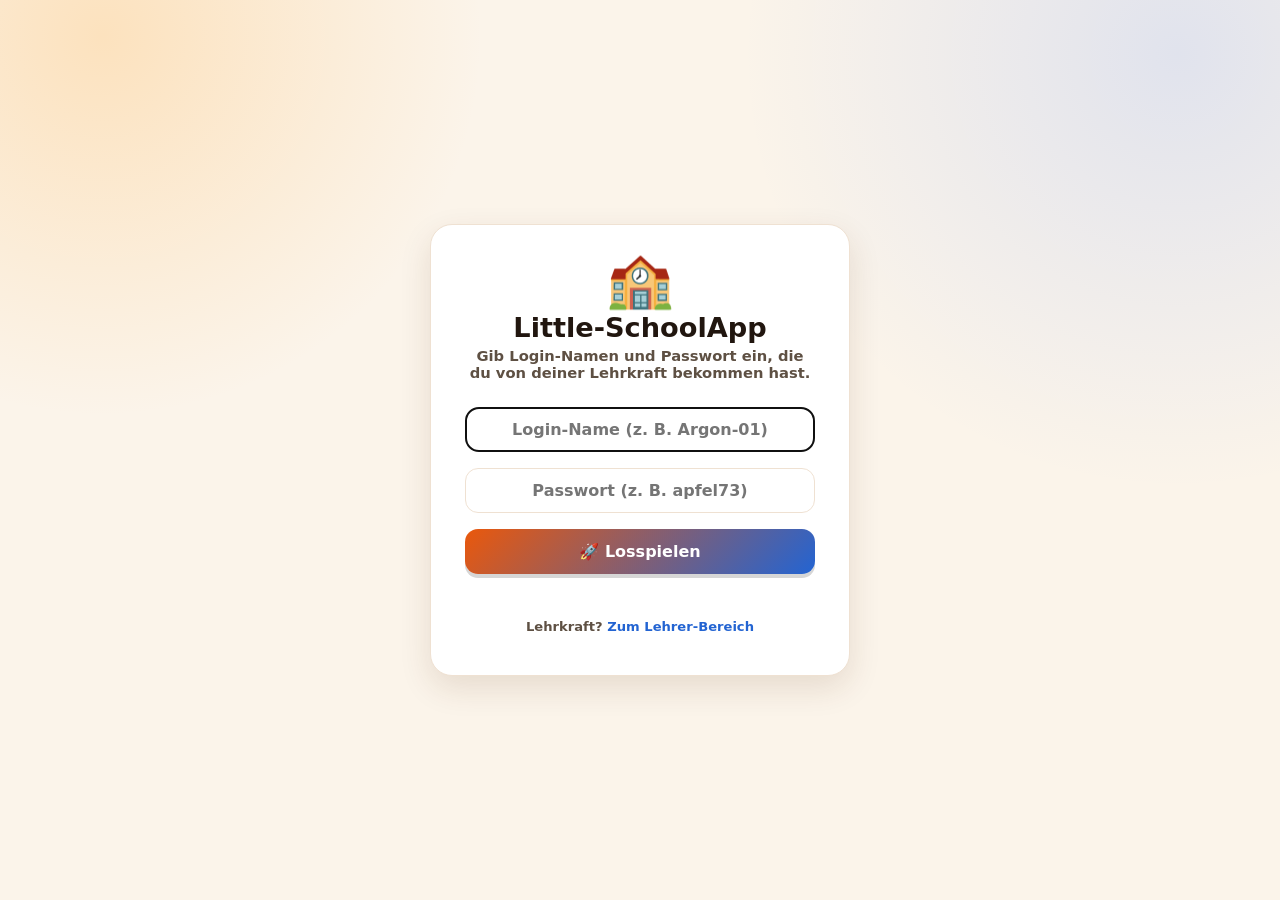
<file: index.html>
<!doctype html>
<html lang="de">
<head>
  <meta charset="utf-8">
  <meta name="viewport" content="width=device-width,initial-scale=1">
  <title>Little-SchoolApp · Anmelden</title>
  <style>
    :root{--ink:#21160f;--muted:#5e5043;--line:#efe1d2;--bg:#fbf4ea;--orange:#ea580c;--blue:#2364d2;--red:#d94848}
    *{box-sizing:border-box}
    body{margin:0;min-height:100vh;font-family:system-ui,-apple-system,Segoe UI,sans-serif;color:var(--ink);
      display:flex;flex-direction:column;align-items:center;justify-content:center;padding:24px;
      background:radial-gradient(circle at 8% 4%,rgba(255,184,88,.30),transparent 26%),radial-gradient(circle at 92% 6%,rgba(74,130,255,.15),transparent 30%),var(--bg)}
    .card{background:#fff;border:1px solid var(--line);border-radius:22px;box-shadow:0 12px 32px rgba(80,43,12,.12);
      padding:28px clamp(20px,5vw,34px);max-width:420px;width:100%;text-align:center}
    .big{font-size:3.4rem;line-height:1}
    h1{margin:.3rem 0 .2rem;font-size:clamp(1.3rem,4vw,1.7rem);font-weight:800}
    p.sub{margin:0 0 18px;color:var(--muted);font-weight:600;font-size:.92rem}
    input{font:inherit;font-weight:600;width:100%;text-align:center;border:1px solid var(--line);border-radius:13px;
      padding:12px 13px;background:#fff;color:var(--ink);margin:8px 0}
    button{font:inherit;font-weight:800;border:0;border-radius:13px;cursor:pointer;width:100%;padding:13px 15px;margin-top:8px;color:#fff;
      background:linear-gradient(135deg,var(--orange),var(--blue));box-shadow:0 4px 0 rgba(0,0,0,.16);transition:transform .08s,box-shadow .08s,filter .15s}
    button:hover{filter:brightness(1.05)}
    button:active{transform:translateY(3px);box-shadow:0 1px 0 rgba(0,0,0,.16)}
    button:disabled{opacity:.6;cursor:default}
    .err{color:var(--red);font-weight:700;font-size:.9rem;min-height:1.2em;margin:10px 0 0}
    .foot{margin-top:18px;color:var(--muted);font-weight:600;font-size:.82rem}
    .foot a{color:var(--blue);text-decoration:none}
  </style>
</head>
<body>
  <div class="card">
    <div class="big">🏫</div>
    <h1>Little-SchoolApp</h1>
    <p class="sub">Gib <b>Login-Namen</b> und <b>Passwort</b> ein, die du von deiner Lehrkraft bekommen hast.</p>
    <input id="name" placeholder="Login-Name (z. B. Argon-01)" autocomplete="off" autocapitalize="off">
    <input id="pw" placeholder="Passwort (z. B. apfel73)" autocomplete="off" autocapitalize="none" autocorrect="off" spellcheck="false">
    <button id="go">🚀 Losspielen</button>
    <div id="err" class="err"></div>
    <p class="foot">Lehrkraft? <a href="/lehrer.html">Zum Lehrer-Bereich</a></p>
  </div>

  <script>
  const IDENT='schoolapp-ident-v1';
  const $=s=>document.querySelector(s);
  const err=$('#err');

  function getIdent(){try{return JSON.parse(localStorage.getItem(IDENT)||'null')}catch(e){return null}}

  // Schüler-Login: nur Login-Name + Passwort. Der Server findet die Klasse
  // (und das zugewiesene Spiel) über das eindeutige Name+Passwort-Paar.
  async function submit(){
    const name=$('#name').value.trim(), pw=$('#pw').value.trim();
    if(!name||!pw){err.textContent='Bitte Login-Namen und Passwort eingeben.';return}
    err.textContent='Prüfe …';$('#go').disabled=true;
    let res,data={};
    try{
      res=await fetch('/api/progress?name='+encodeURIComponent(name)+'&pw='+encodeURIComponent(pw));
      try{data=await res.json()}catch(e){}
    }catch(e){err.textContent='Keine Verbindung. Bitte erneut versuchen.';$('#go').disabled=false;return}
    if(res.status===403){
      err.textContent='Login-Name oder Passwort falsch. Bitte die Angaben von deiner Lehrkraft verwenden.';
      $('#go').disabled=false;return;
    }
    if(!res.ok){err.textContent='Anmeldung fehlgeschlagen ('+(res.status||'Netzwerk')+').';$('#go').disabled=false;return}
    const game=data.game, code=data.code;
    if(!game||!code){err.textContent='Dieser Klasse ist noch kein Spiel zugewiesen. Bitte bei deiner Lehrkraft melden.';$('#go').disabled=false;return}
    // Login fürs Spiel hinterlegen (gleiche Origin → in /games/<game>/ gültig).
    localStorage.setItem(IDENT,JSON.stringify({code,name,game,pw}));
    location.href='/games/'+encodeURIComponent(game)+'/';
  }

  function bindForm(){
    $('#go').onclick=submit;
    ['#name','#pw'].forEach(s=>$(s).addEventListener('keydown',e=>{if(e.key==='Enter')submit()}));
    setTimeout(()=>{try{$('#name').focus()}catch(e){}},50);
  }

  // Bereits angemeldet? Spiel der Klasse serverseitig prüfen (kann neu zugewiesen
  // worden sein) und direkt weiterleiten – sonst das Login-Formular zeigen.
  (async function(){
    // Direkt-Login per QR-Code (?n=…&p=…): Felder vorausfüllen und automatisch
    // anmelden. Danach die Parameter wieder aus der URL entfernen, damit das
    // Passwort nicht in der Browser-Historie liegen bleibt.
    const qp=new URLSearchParams(location.search);
    const qn=qp.get('n'), qp_=qp.get('p');
    if(qn&&qp_){
      try{history.replaceState({},'',location.pathname);}catch(e){}
      bindForm();
      $('#name').value=qn; $('#pw').value=qp_;
      submit();return;
    }
    const id=getIdent();
    if(id&&id.code&&id.name){
      try{
        const r=await fetch('/api/progress?code='+encodeURIComponent(id.code)+'&name='+encodeURIComponent(id.name)+'&pw='+encodeURIComponent(id.pw||''));
        const d=await r.json().catch(()=>({}));
        if(r.ok&&d.game){
          localStorage.setItem(IDENT,JSON.stringify({code:id.code,name:id.name,game:d.game,pw:id.pw||''}));
          location.href='/games/'+encodeURIComponent(d.game)+'/';return;
        }
        localStorage.removeItem(IDENT); // Klasse/Name/Passwort nicht mehr gültig
      }catch(e){/* offline → Login-Formular anzeigen */}
    }
    bindForm();
  })();
  </script>
</body>
</html>
</file>
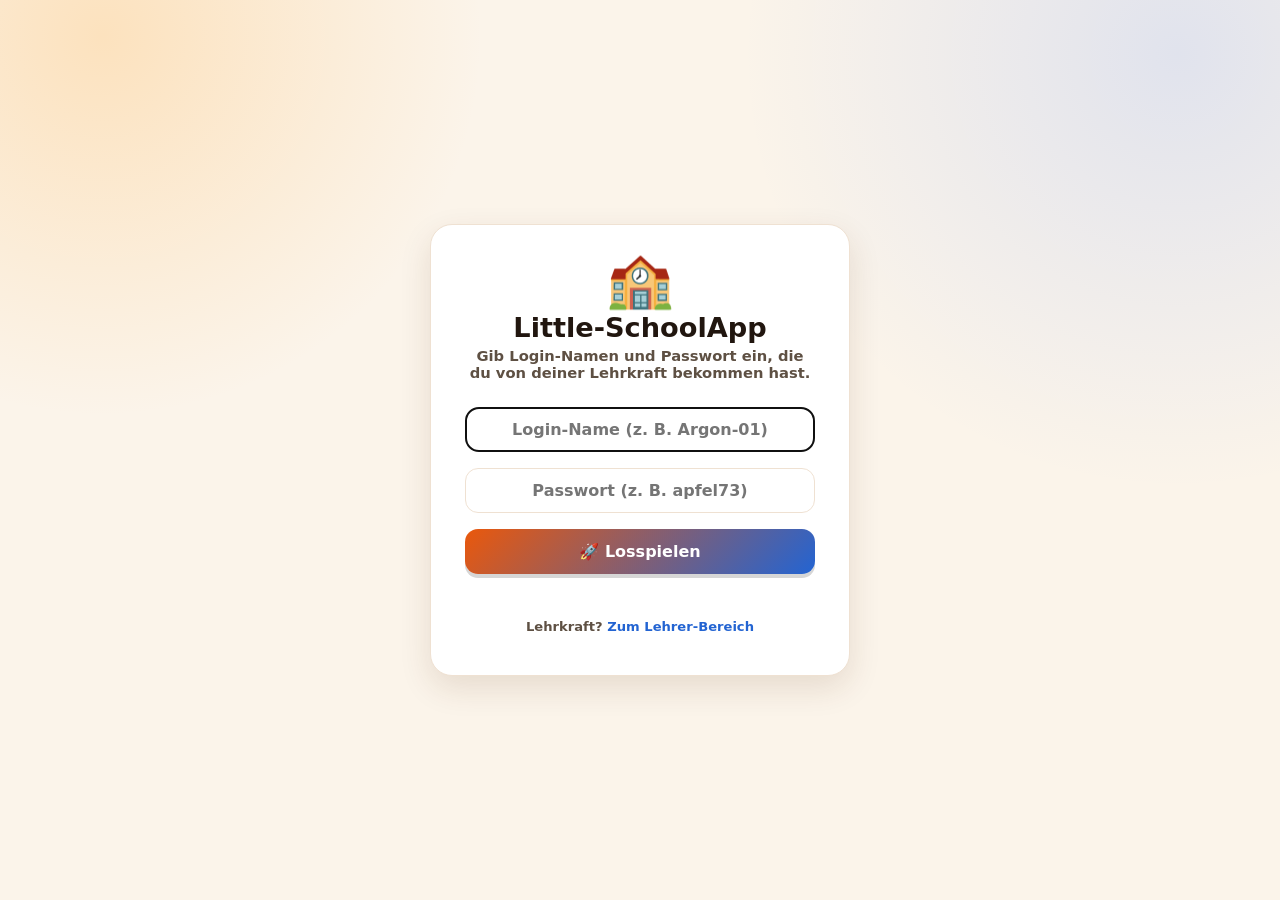
<file: games/algorithmen7/index.html>
<!doctype html>
<html lang="de">
<head>
  <meta charset="utf-8" />
  <meta name="viewport" content="width=device-width, initial-scale=1" />
  <title>Little Algorithmen 7 – Rette Roboter Algo</title>
  <meta name="description" content="Ein Lernspiel mit 20 Missionen zu Algorithmen und Flussdiagrammen für Klasse 7." />
  <link rel="stylesheet" href="style.css?v=1" />
  <link rel="stylesheet" href="repair.css?v=1" />
  <!-- Portal-Anbindung (Login-Gate + Cloud-Sync) muss VOR dem Spiel laden. -->
  <script src="portal.js?v=1"></script>
</head>
<body>
  <div class="app-shell">
    <header class="hero">
      <div class="robot repair-preview" aria-hidden="true">
        <svg viewBox="0 0 160 160" role="img">
          <rect x="38" y="46" width="84" height="76" rx="18" class="bot-head" />
          <rect x="55" y="119" width="50" height="18" rx="8" class="bot-neck" />
          <circle cx="64" cy="80" r="9" class="bot-eye" />
          <circle cx="96" cy="80" r="9" class="bot-eye" />
          <path d="M62 101 Q80 113 98 101" class="bot-mouth" />
          <path d="M80 45 V25" class="bot-line" />
          <circle cx="80" cy="21" r="8" class="bot-dot" />
          <path d="M38 76 H24 M122 76 H136" class="bot-line" />
          <circle cx="22" cy="76" r="6" class="bot-dot" />
          <circle cx="138" cy="76" r="6" class="bot-dot" />
        </svg>
      </div>
      <div>
        <p class="eyebrow">Little Algorithmen 7</p>
        <h1>Rette Roboter Algo</h1>
        <p class="subtitle">Übe Symbole, Sequenz, Selektion, Iteration und Flussdiagramme für den Test.</p>
        <p class="hero-story"><strong>Notfallmeldung:</strong> Algo ist in seine Einzelteile zerlegt. Mit jeder richtigen Mission wird ein Bauteil repariert. Erst wenn er vollständig zusammengesetzt ist, kann er den Boss-Test bestehen.</p>
        <div class="chips" aria-label="Themen">
          <span>Sequenz</span>
          <span>Selektion</span>
          <span>Iteration</span>
          <span>Klasse 7 · M-Niveau</span>
        </div>
      </div>
    </header>

    <section class="repair-bay" aria-label="Reparaturfortschritt von Roboter Algo">
      <div class="repair-stage" id="repairRobot" aria-hidden="true"></div>
      <div class="repair-info">
        <p class="eyebrow">Reparaturstation</p>
        <h2>Setze Algo wieder zusammen</h2>
        <p id="repairText">Algo ist noch defekt. Starte Mission 1 und repariere das erste Bauteil.</p>
        <div class="repair-meter" aria-hidden="true">
          <div id="repairMeterFill"></div>
        </div>
        <p class="repair-count" id="repairCount">Repariert: 0 von 20 Bauteilen</p>
      </div>
    </section>

    <section class="status-card" aria-label="Spielstand">
      <div>
        <span class="small-label">Mission</span>
        <strong id="missionCounter">1 von 20</strong>
      </div>
      <div id="progressWrap" class="progress-wrap" role="progressbar" aria-label="Reparaturfortschritt" aria-valuemin="0" aria-valuemax="20" aria-valuenow="0">
        <div id="progressBar" class="progress-bar"></div>
      </div>
      <div>
        <span class="small-label">Energie</span>
        <strong id="scoreCounter">0</strong>
      </div>
    </section>

    <main id="game" class="game-card" tabindex="-1"></main>

    <footer class="footer-actions">
      <button id="resetButton" class="ghost-button" type="button">Neu starten</button>
      <span>GitHub-Pages-Spiel für den Informatikunterricht</span>
    </footer>
  </div>

  <template id="confettiTemplate">
    <span class="spark s1">✦</span>
    <span class="spark s2">✶</span>
    <span class="spark s3">✹</span>
    <span class="spark s4">✦</span>
    <span class="spark s5">✶</span>
    <span class="spark s6">✦</span>
    <span class="spark s7">✹</span>
    <span class="spark s8">✦</span>
  </template>

  <script src="script.js?v=1"></script>
  <script src="mission4-fix.js?v=1"></script>
  <script src="repair.js?v=1"></script>
</body>
</html>
</file>
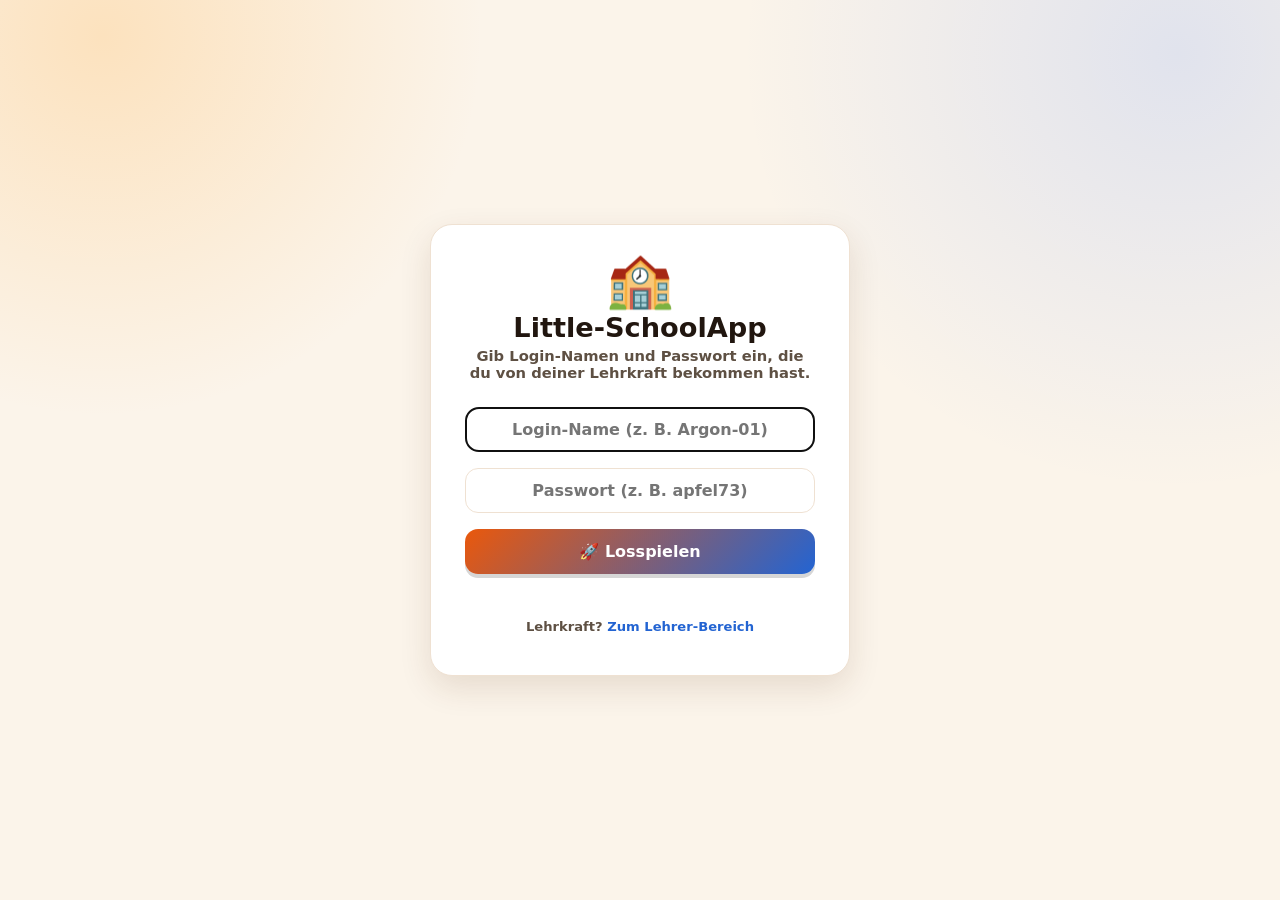
<file: games/biologie8/index.html>
<!DOCTYPE html>
<html lang="de">
<head>
<meta charset="UTF-8">
<meta name="viewport" content="width=device-width,initial-scale=1.0">
<title>Bio-Alchemie – Klasse 8</title>
<link rel="stylesheet" href="style.css?v=2">
<link rel="stylesheet" href="sticky-play.css?v=2">
<link rel="stylesheet" href="coins.css?v=1">
<link rel="stylesheet" href="mini-game.css?v=2">
<link rel="stylesheet" href="tabs.css?v=2">
<link rel="stylesheet" href="mission.css?v=2">
<link rel="stylesheet" href="galaxy-game.css?v=2">
</head>
<body>
<header class="topbar">
  <div><h1>🧬 Bio-Alchemie</h1><p>Klasse 8 · Baustein → Struktur → System → Funktion</p></div>
  <div class="stats"><strong id="counter">0 / 0</strong><span id="badge">Starter</span></div>
</header>
<main>
  <section class="play">
    <div class="combo">
      <div class="slot" id="a">❔<span>1. Begriff</span></div><b>+</b>
      <div class="slot" id="b">❔<span>2. Begriff</span></div><b>=</b>
      <div class="slot result" id="r">✨<span>Ergebnis</span></div>
    </div>
    <div id="msg" class="msg">Tippe zwei Begriffe an. Wenn sie fachlich zusammenpassen, entsteht ein neuer Biologie-Begriff.</div>
    <div class="controls"><input id="search" placeholder="Begriff suchen …"><button id="hint">💡 Tipp</button><button id="reset">🔄 Neustart</button></div>
  </section>
  <section class="mission-panel">
    <h2>🎯 Missionen</h2>
    <div id="missionList" class="mission-list"></div>
  </section>
  <section id="grid" class="grid"></section>
</main>
<div id="pop" class="pop"><div class="popcard"><button id="close">×</button><div id="pe">🧬</div><h2 id="pt">Neu</h2><p id="pf"></p><p id="px"></p></div></div>
<footer>Bio-Alchemie · Lernen durch fachliche Zusammenhänge</footer>
<script src="portal.js?v=4"></script>
<script src="script2.js?v=2"></script>
<script src="mission-upgrade.js?v=1"></script>
<script src="coins.js?v=2"></script>
<script src="mini-game.js?v=2"></script>
<script src="galaxy-game.js?v=1"></script>
</body>
</html>
</file>
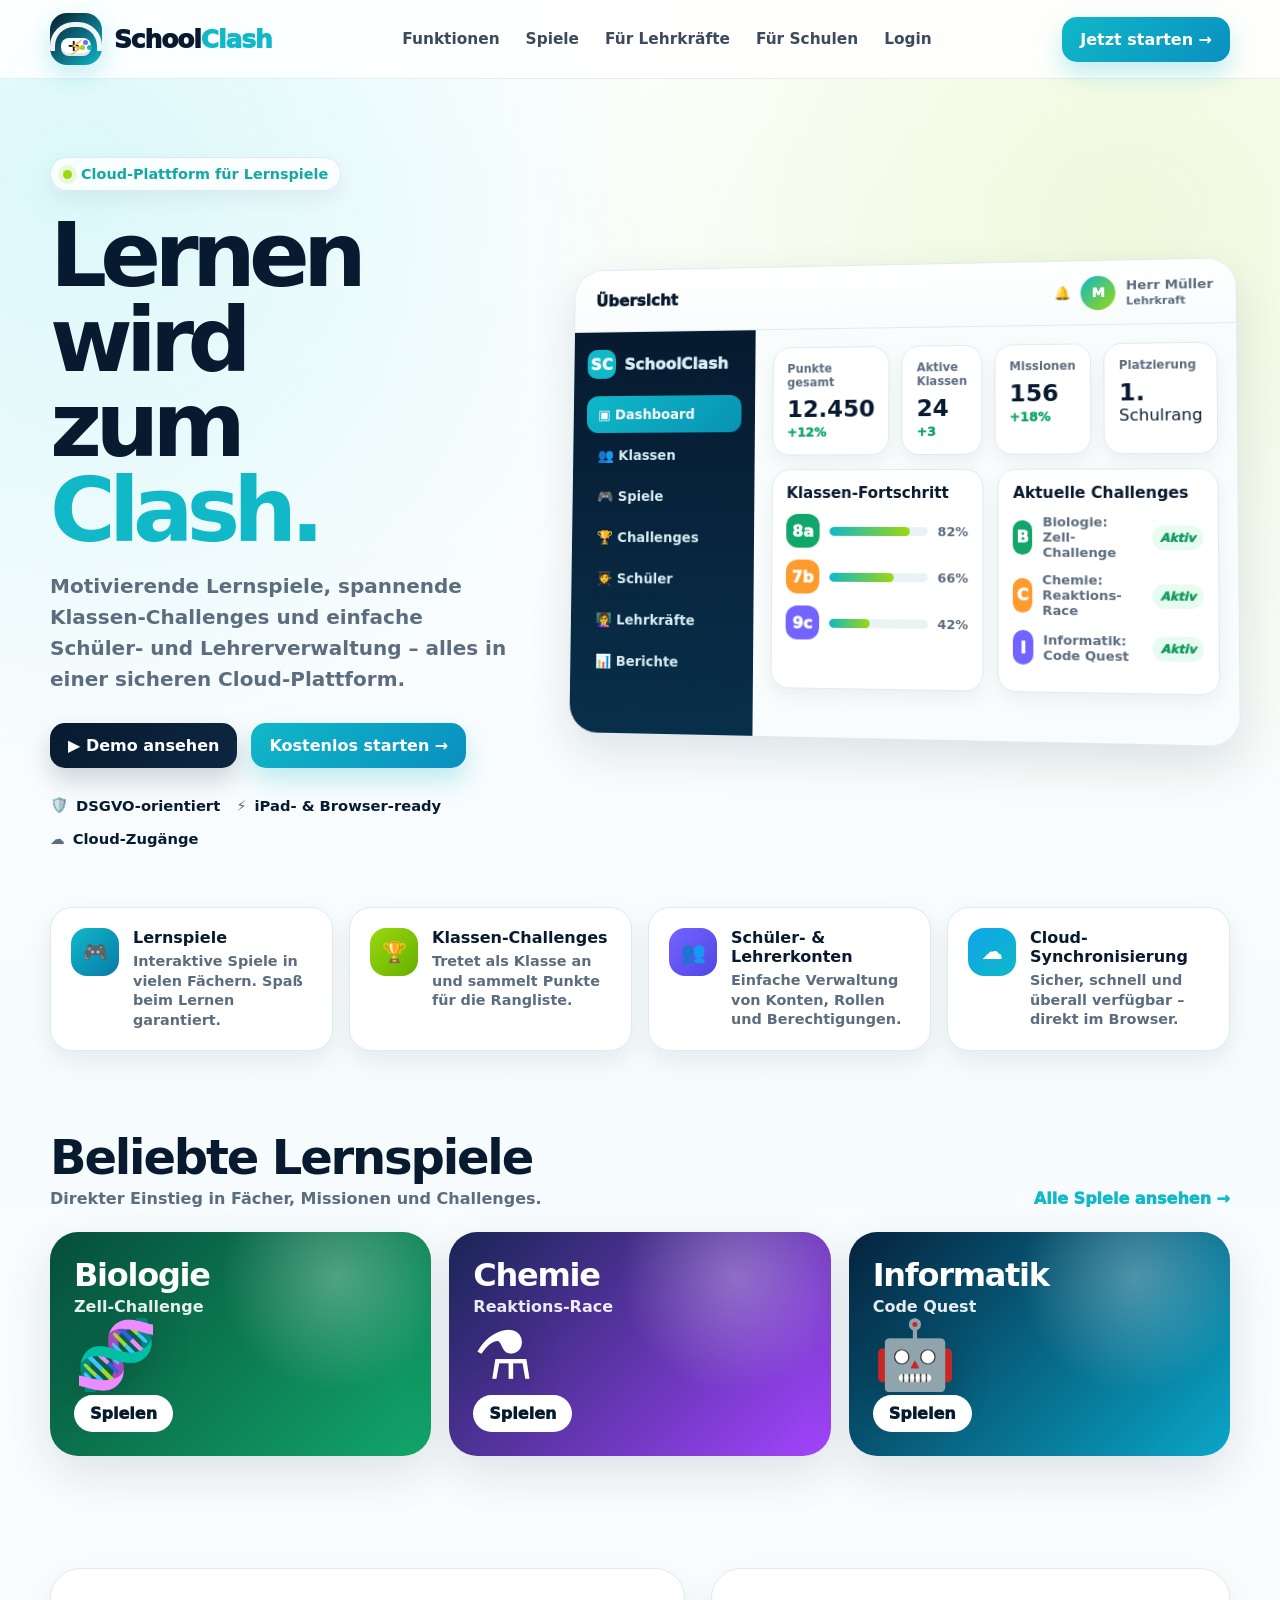
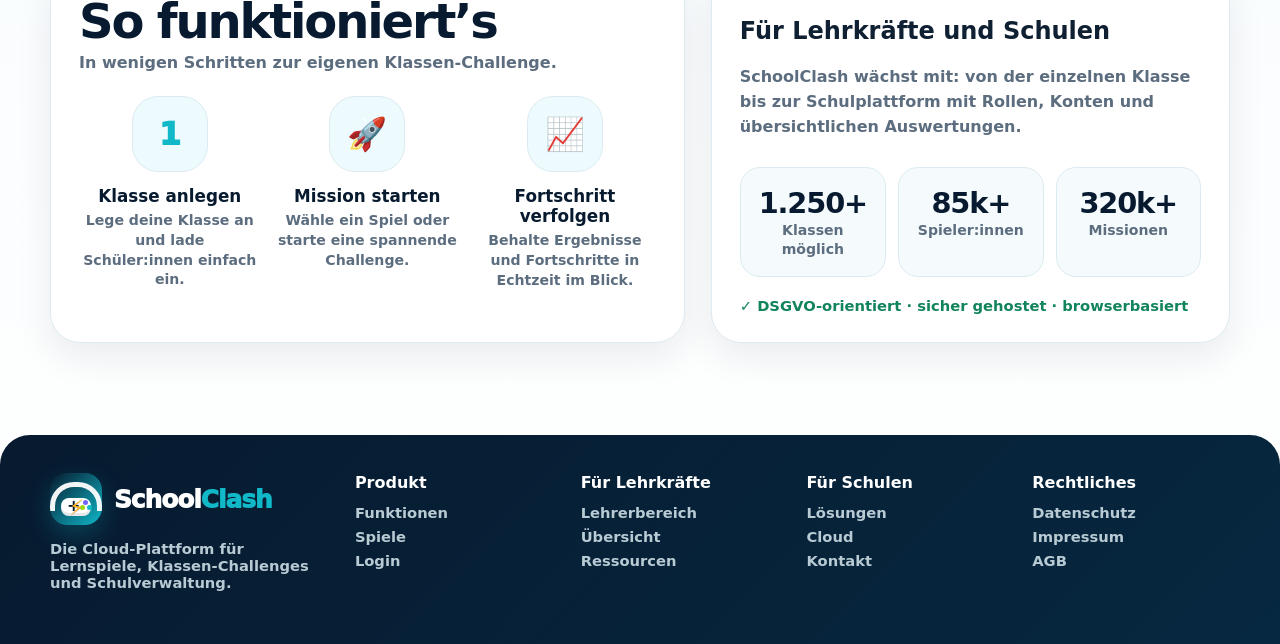
<file: landing.html>
<!doctype html>
<html lang="de">
<head>
  <meta charset="utf-8">
  <meta name="viewport" content="width=device-width,initial-scale=1">
  <title>SchoolClash · Lernspiele und Klassen-Challenges</title>
  <meta name="description" content="SchoolClash ist eine moderne Cloud-Plattform für Lernspiele, Klassen-Challenges sowie Schüler- und Lehrerverwaltung.">
  <style>
    :root{
      --navy:#071a2f;
      --navy-2:#0d2742;
      --ink:#102033;
      --muted:#5c6d7f;
      --line:#dcebf1;
      --soft:#f5fbfd;
      --card:#ffffff;
      --cyan:#10b8c8;
      --cyan-2:#26d6df;
      --teal:#12a8a6;
      --lime:#9bd80f;
      --orange:#ffb020;
      --purple:#7464ff;
      --shadow:0 18px 45px rgba(7,26,47,.11);
      --radius:24px;
    }
    *{box-sizing:border-box}
    html{scroll-behavior:smooth}
    body{
      margin:0;
      min-height:100vh;
      font-family:Inter,ui-sans-serif,system-ui,-apple-system,BlinkMacSystemFont,"Segoe UI",sans-serif;
      color:var(--ink);
      background:
        radial-gradient(circle at 6% 8%,rgba(38,214,223,.16),transparent 25%),
        radial-gradient(circle at 88% 10%,rgba(155,216,15,.14),transparent 26%),
        linear-gradient(180deg,#fff 0%,#f6fbfd 48%,#fff 100%);
    }
    a{color:inherit;text-decoration:none}
    .wrap{width:min(1180px,calc(100% - 32px));margin:0 auto}
    .topbar{
      position:sticky;top:0;z-index:20;
      backdrop-filter:blur(18px);
      background:rgba(255,255,255,.84);
      border-bottom:1px solid rgba(220,235,241,.8);
    }
    .nav{height:78px;display:flex;align-items:center;justify-content:space-between;gap:22px}
    .brand{display:flex;align-items:center;gap:12px;font-weight:950;font-size:1.55rem;letter-spacing:-.04em;color:var(--navy)}
    .brand span span{color:var(--cyan)}
    .logo{
      width:52px;height:52px;border-radius:17px;display:grid;place-items:center;
      background:linear-gradient(135deg,var(--navy),var(--cyan));
      box-shadow:0 10px 24px rgba(16,184,200,.24);
      position:relative;overflow:hidden;
    }
    .logo:before{content:"";position:absolute;width:42px;height:24px;border:5px solid #fff;border-bottom:0;border-radius:24px 24px 0 0;top:9px;opacity:.94}
    .logo:after{content:"⚡";position:absolute;color:var(--orange);font-size:1.35rem;font-weight:900;top:22px;text-shadow:0 1px 0 rgba(0,0,0,.18)}
    .logo .pad{width:30px;height:18px;border-radius:8px;background:#fff;position:absolute;bottom:9px;box-shadow:inset 0 -3px 0 rgba(7,26,47,.1)}
    .logo .pad:before{content:"+";position:absolute;left:6px;top:-2px;color:var(--navy);font-weight:900;font-size:1rem}
    .logo .pad:after{content:"";position:absolute;right:6px;top:7px;width:5px;height:5px;border-radius:50%;background:var(--lime);box-shadow:7px 0 0 var(--cyan),3px -5px 0 var(--purple)}
    .links{display:flex;align-items:center;gap:26px;font-weight:800;color:#1c2d40;font-size:.96rem}
    .links a{opacity:.86}.links a:hover{opacity:1;color:var(--cyan)}
    .nav-actions{display:flex;align-items:center;gap:12px}
    .btn{display:inline-flex;align-items:center;justify-content:center;gap:9px;border:0;border-radius:15px;padding:13px 18px;font-weight:900;cursor:pointer;transition:.18s transform,.18s box-shadow,.18s filter;white-space:nowrap}
    .btn:hover{transform:translateY(-2px);filter:brightness(1.03)}
    .btn-primary{color:#fff;background:linear-gradient(135deg,var(--cyan),#0a8fc0);box-shadow:0 12px 24px rgba(16,184,200,.25)}
    .btn-dark{color:#fff;background:linear-gradient(135deg,var(--navy),var(--navy-2));box-shadow:0 12px 24px rgba(7,26,47,.18)}
    .btn-soft{background:#fff;border:1px solid var(--line);box-shadow:0 10px 24px rgba(7,26,47,.08)}

    .hero{position:relative;padding:78px 0 34px;overflow:hidden}
    .hero-grid{display:grid;grid-template-columns:1fr 1.05fr;gap:44px;align-items:center}
    .eyebrow{display:inline-flex;align-items:center;gap:9px;padding:8px 12px;border:1px solid var(--line);border-radius:999px;background:rgba(255,255,255,.82);box-shadow:0 8px 20px rgba(7,26,47,.06);font-weight:900;color:var(--teal);font-size:.9rem}
    .dot{width:9px;height:9px;border-radius:50%;background:var(--lime);box-shadow:0 0 0 5px rgba(155,216,15,.15)}
    h1{font-size:clamp(3.1rem,7vw,6rem);line-height:.95;margin:22px 0 18px;letter-spacing:-.075em;color:var(--navy)}
    h1 .accent{color:var(--cyan)}
    .lead{font-size:clamp(1.05rem,2vw,1.25rem);line-height:1.55;color:var(--muted);max-width:650px;margin:0 0 28px;font-weight:650}
    .hero-actions{display:flex;gap:14px;flex-wrap:wrap;margin:0 0 28px}
    .mini-trust{display:flex;gap:16px;flex-wrap:wrap;color:var(--muted);font-weight:800;font-size:.92rem}
    .mini-trust span{display:flex;align-items:center;gap:8px}.mini-trust b{color:var(--navy)}

    .dashboard-wrap{position:relative;min-height:480px}
    .dashboard{
      position:relative;z-index:2;background:#fff;border:1px solid var(--line);border-radius:30px;box-shadow:var(--shadow);overflow:hidden;
      transform:perspective(1000px) rotateY(-5deg) rotateX(2deg);
    }
    .dash-head{height:64px;display:flex;align-items:center;justify-content:space-between;padding:0 22px;border-bottom:1px solid var(--line);background:linear-gradient(180deg,#fff,#f8fcfd)}
    .dash-title{font-weight:950;color:var(--navy)}
    .avatar{display:flex;align-items:center;gap:10px;font-size:.82rem;font-weight:850;color:var(--muted)}
    .face{width:34px;height:34px;border-radius:50%;display:grid;place-items:center;background:linear-gradient(135deg,var(--cyan),var(--lime));color:#fff;font-weight:950}
    .dash-body{display:grid;grid-template-columns:190px 1fr;min-height:410px}
    .side{background:linear-gradient(180deg,var(--navy),#082f4a);padding:18px 14px;color:#d9eef4}
    .side-logo{display:flex;align-items:center;gap:9px;font-weight:950;margin-bottom:18px}.side-logo i{width:30px;height:30px;border-radius:10px;background:var(--cyan);display:inline-grid;place-items:center;font-style:normal;color:#fff}
    .side a{display:flex;align-items:center;gap:10px;padding:11px 12px;border-radius:12px;color:#d9eef4;font-weight:800;font-size:.86rem;margin:4px 0}
    .side a.active{background:linear-gradient(135deg,var(--cyan),#0793b3);color:#fff}
    .main{padding:18px;background:#f8fcfd}
    .stats{display:grid;grid-template-columns:repeat(4,1fr);gap:12px;margin-bottom:14px}
    .stat,.panel{background:#fff;border:1px solid var(--line);border-radius:18px;padding:14px;box-shadow:0 8px 18px rgba(7,26,47,.05)}
    .stat small{display:block;color:var(--muted);font-weight:850;font-size:.72rem}.stat b{display:block;color:var(--navy);font-size:1.45rem;margin-top:6px}.up{color:#13a66b;font-weight:950;font-size:.78rem}
    .panels{display:grid;grid-template-columns:1.15fr .85fr;gap:14px}
    .panel h3{margin:0 0 12px;color:var(--navy);font-size:.95rem}.row{display:flex;align-items:center;gap:10px;margin:12px 0}.badge{width:34px;height:34px;border-radius:12px;display:grid;place-items:center;color:#fff;font-weight:950}.bio{background:#11a66a}.chem{background:#ff9b2d}.info{background:#7464ff}.bar{flex:1;height:9px;background:#e9f3f6;border-radius:999px;overflow:hidden}.bar i{display:block;height:100%;border-radius:999px;background:linear-gradient(90deg,var(--cyan),var(--lime))}.row span{font-size:.8rem;color:var(--muted);font-weight:850}.tag{font-size:.72rem;font-weight:950;border-radius:999px;padding:5px 8px;background:#e8fbf0;color:#0f9b5c;margin-left:auto}
    .orb{position:absolute;inset:auto 0 10px auto;width:280px;height:280px;border-radius:50%;background:radial-gradient(circle,var(--cyan-2),transparent 68%);opacity:.22;filter:blur(4px)}

    .feature-strip{padding:26px 0}.features{display:grid;grid-template-columns:repeat(4,1fr);gap:16px}.feature{background:#fff;border:1px solid var(--line);border-radius:22px;padding:20px;box-shadow:0 10px 24px rgba(7,26,47,.07);display:flex;gap:14px;align-items:flex-start}.icon{width:48px;height:48px;border-radius:16px;display:grid;place-items:center;color:#fff;font-size:1.25rem;font-weight:950;flex:0 0 auto}.c1{background:linear-gradient(135deg,var(--cyan),#087aa9)}.c2{background:linear-gradient(135deg,var(--lime),#64b000)}.c3{background:linear-gradient(135deg,var(--purple),#4f46e5)}.c4{background:linear-gradient(135deg,#0ea5e9,var(--cyan))}.feature h3{margin:0 0 5px;color:var(--navy);font-size:1rem}.feature p{margin:0;color:var(--muted);font-weight:650;font-size:.9rem;line-height:1.35}

    section{padding:56px 0}.section-head{display:flex;align-items:end;justify-content:space-between;gap:20px;margin-bottom:24px}.section-head h2{font-size:clamp(2rem,4vw,3rem);line-height:1;margin:0;color:var(--navy);letter-spacing:-.045em}.section-head p{margin:8px 0 0;color:var(--muted);font-weight:700}.link{color:var(--cyan);font-weight:950}
    .game-grid{display:grid;grid-template-columns:repeat(3,1fr);gap:18px}.game{position:relative;min-height:220px;border-radius:28px;overflow:hidden;padding:24px;color:#fff;box-shadow:var(--shadow);display:flex;flex-direction:column;justify-content:space-between}.game:before{content:"";position:absolute;inset:0;background:radial-gradient(circle at 75% 20%,rgba(255,255,255,.28),transparent 34%)}.game>*{position:relative}.g1{background:linear-gradient(135deg,#064e3b,#12a66a)}.g2{background:linear-gradient(135deg,#182554,#a444ff)}.g3{background:linear-gradient(135deg,#05223d,#0aa6c8)}.game h3{font-size:2rem;margin:0 0 3px;letter-spacing:-.04em}.game p{margin:0;font-weight:850;opacity:.9}.game .emoji{font-size:4.2rem;filter:drop-shadow(0 10px 18px rgba(0,0,0,.2))}.game .play{align-self:flex-start;background:#fff;color:var(--navy);border-radius:999px;padding:9px 16px;font-weight:950}

    .split{display:grid;grid-template-columns:1.1fr .9fr;gap:26px;align-items:stretch}.steps,.trust{background:#fff;border:1px solid var(--line);border-radius:30px;padding:28px;box-shadow:0 14px 36px rgba(7,26,47,.08)}.step-row{display:grid;grid-template-columns:repeat(3,1fr);gap:16px;margin-top:20px}.step{text-align:center}.step-icon{width:76px;height:76px;margin:0 auto 14px;border-radius:26px;display:grid;place-items:center;background:#eefbfe;color:var(--cyan);font-size:2rem;font-weight:950;border:1px solid var(--line)}.step b{display:block;color:var(--navy);font-size:1.05rem;margin-bottom:5px}.step p{margin:0;color:var(--muted);font-size:.88rem;font-weight:650;line-height:1.4}.trust-grid{display:grid;grid-template-columns:repeat(3,1fr);gap:12px;margin:20px 0}.trust-card{background:var(--soft);border:1px solid var(--line);border-radius:20px;padding:18px;text-align:center}.trust-card b{display:block;color:var(--navy);font-size:1.8rem;letter-spacing:-.04em}.trust-card span{color:var(--muted);font-weight:800;font-size:.88rem}.safe{display:flex;align-items:center;gap:9px;color:#11845b;font-weight:900;font-size:.92rem}

    .footer{background:linear-gradient(135deg,var(--navy),#062840);color:#d8eaf0;border-radius:30px 30px 0 0;margin-top:36px;padding:38px 0}.foot-grid{display:grid;grid-template-columns:1.4fr repeat(4,1fr);gap:28px}.footer .brand{color:#fff}.footer p,.footer a{color:#b8cbd4;font-weight:700;font-size:.92rem}.footer h4{margin:0 0 12px;color:#fff}.footer a{display:block;margin:7px 0}.footer a:hover{color:#fff}

    @media(max-width:960px){.links{display:none}.hero-grid,.split{grid-template-columns:1fr}.dashboard-wrap{min-height:auto}.dashboard{transform:none}.features,.game-grid{grid-template-columns:1fr 1fr}.stats{grid-template-columns:repeat(2,1fr)}.foot-grid{grid-template-columns:1fr 1fr}.dash-body{grid-template-columns:1fr}.side{display:none}}
    @media(max-width:640px){.nav{height:auto;padding:12px 0;align-items:flex-start}.nav-actions{display:none}h1{font-size:3.2rem}.features,.game-grid,.step-row,.trust-grid,.stats,.panels{grid-template-columns:1fr}.hero{padding-top:42px}.foot-grid{grid-template-columns:1fr}.section-head{display:block}.brand{font-size:1.25rem}.logo{width:44px;height:44px}}
  </style>
</head>
<body>
  <header class="topbar">
    <nav class="nav wrap" aria-label="Hauptnavigation">
      <a class="brand" href="landing.html" aria-label="SchoolClash Startseite">
        <span class="logo"><span class="pad"></span></span>
        <span>School<span>Clash</span></span>
      </a>
      <div class="links">
        <a href="#funktionen">Funktionen</a>
        <a href="#spiele">Spiele</a>
        <a href="#lehrkraefte">Für Lehrkräfte</a>
        <a href="#schulen">Für Schulen</a>
        <a href="/index.html">Login</a>
      </div>
      <div class="nav-actions">
        <a class="btn btn-primary" href="/index.html">Jetzt starten →</a>
      </div>
    </nav>
  </header>

  <main>
    <section class="hero">
      <div class="wrap hero-grid">
        <div>
          <div class="eyebrow"><span class="dot"></span> Cloud-Plattform für Lernspiele</div>
          <h1>Lernen wird<br>zum <span class="accent">Clash.</span></h1>
          <p class="lead">Motivierende Lernspiele, spannende Klassen-Challenges und einfache Schüler- und Lehrerverwaltung – alles in einer sicheren Cloud-Plattform.</p>
          <div class="hero-actions">
            <a class="btn btn-dark" href="#spiele">▶ Demo ansehen</a>
            <a class="btn btn-primary" href="/index.html">Kostenlos starten →</a>
          </div>
          <div class="mini-trust">
            <span>🛡️ <b>DSGVO-orientiert</b></span>
            <span>⚡ <b>iPad- & Browser-ready</b></span>
            <span>☁️ <b>Cloud-Zugänge</b></span>
          </div>
        </div>

        <div class="dashboard-wrap" aria-label="Dashboard Vorschau">
          <div class="orb"></div>
          <div class="dashboard">
            <div class="dash-head">
              <div class="dash-title">Übersicht</div>
              <div class="avatar"><span>🔔</span><span class="face">M</span><span>Herr Müller<br><small>Lehrkraft</small></span></div>
            </div>
            <div class="dash-body">
              <aside class="side">
                <div class="side-logo"><i>SC</i> SchoolClash</div>
                <a class="active" href="#">▣ Dashboard</a>
                <a href="#">👥 Klassen</a>
                <a href="#">🎮 Spiele</a>
                <a href="#">🏆 Challenges</a>
                <a href="#">🧑‍🎓 Schüler</a>
                <a href="#">👩‍🏫 Lehrkräfte</a>
                <a href="#">📊 Berichte</a>
              </aside>
              <div class="main">
                <div class="stats">
                  <div class="stat"><small>Punkte gesamt</small><b>12.450</b><span class="up">+12%</span></div>
                  <div class="stat"><small>Aktive Klassen</small><b>24</b><span class="up">+3</span></div>
                  <div class="stat"><small>Missionen</small><b>156</b><span class="up">+18%</span></div>
                  <div class="stat"><small>Platzierung</small><b>1.</b><span>Schulrang</span></div>
                </div>
                <div class="panels">
                  <div class="panel">
                    <h3>Klassen-Fortschritt</h3>
                    <div class="row"><div class="badge bio">8a</div><div class="bar"><i style="width:82%"></i></div><span>82%</span></div>
                    <div class="row"><div class="badge chem">7b</div><div class="bar"><i style="width:66%"></i></div><span>66%</span></div>
                    <div class="row"><div class="badge info">9c</div><div class="bar"><i style="width:42%"></i></div><span>42%</span></div>
                  </div>
                  <div class="panel">
                    <h3>Aktuelle Challenges</h3>
                    <div class="row"><div class="badge bio">B</div><span>Biologie: Zell-Challenge</span><em class="tag">Aktiv</em></div>
                    <div class="row"><div class="badge chem">C</div><span>Chemie: Reaktions-Race</span><em class="tag">Aktiv</em></div>
                    <div class="row"><div class="badge info">I</div><span>Informatik: Code Quest</span><em class="tag">Aktiv</em></div>
                  </div>
                </div>
              </div>
            </div>
          </div>
        </div>
      </div>
    </section>

    <section id="funktionen" class="feature-strip">
      <div class="wrap features">
        <article class="feature"><div class="icon c1">🎮</div><div><h3>Lernspiele</h3><p>Interaktive Spiele in vielen Fächern. Spaß beim Lernen garantiert.</p></div></article>
        <article class="feature"><div class="icon c2">🏆</div><div><h3>Klassen-Challenges</h3><p>Tretet als Klasse an und sammelt Punkte für die Rangliste.</p></div></article>
        <article class="feature"><div class="icon c3">👥</div><div><h3>Schüler- & Lehrerkonten</h3><p>Einfache Verwaltung von Konten, Rollen und Berechtigungen.</p></div></article>
        <article class="feature"><div class="icon c4">☁️</div><div><h3>Cloud-Synchronisierung</h3><p>Sicher, schnell und überall verfügbar – direkt im Browser.</p></div></article>
      </div>
    </section>

    <section id="spiele">
      <div class="wrap">
        <div class="section-head">
          <div><h2>Beliebte Lernspiele</h2><p>Direkter Einstieg in Fächer, Missionen und Challenges.</p></div>
          <a class="link" href="/index.html">Alle Spiele ansehen →</a>
        </div>
        <div class="game-grid">
          <article class="game g1"><div><h3>Biologie</h3><p>Zell-Challenge</p></div><div class="emoji">🧬</div><a class="play" href="/games/biologie8/">Spielen</a></article>
          <article class="game g2"><div><h3>Chemie</h3><p>Reaktions-Race</p></div><div class="emoji">⚗️</div><a class="play" href="/games/chemie8/">Spielen</a></article>
          <article class="game g3"><div><h3>Informatik</h3><p>Code Quest</p></div><div class="emoji">🤖</div><a class="play" href="/games/algorithmen7/">Spielen</a></article>
        </div>
      </div>
    </section>

    <section id="lehrkraefte">
      <div class="wrap split">
        <div class="steps">
          <div class="section-head"><div><h2>So funktioniert’s</h2><p>In wenigen Schritten zur eigenen Klassen-Challenge.</p></div></div>
          <div class="step-row">
            <div class="step"><div class="step-icon">1</div><b>Klasse anlegen</b><p>Lege deine Klasse an und lade Schüler:innen einfach ein.</p></div>
            <div class="step"><div class="step-icon">🚀</div><b>Mission starten</b><p>Wähle ein Spiel oder starte eine spannende Challenge.</p></div>
            <div class="step"><div class="step-icon">📈</div><b>Fortschritt verfolgen</b><p>Behalte Ergebnisse und Fortschritte in Echtzeit im Blick.</p></div>
          </div>
        </div>
        <div id="schulen" class="trust">
          <h2>Für Lehrkräfte und Schulen</h2>
          <p class="lead" style="font-size:1rem;margin-top:10px">SchoolClash wächst mit: von der einzelnen Klasse bis zur Schulplattform mit Rollen, Konten und übersichtlichen Auswertungen.</p>
          <div class="trust-grid">
            <div class="trust-card"><b>1.250+</b><span>Klassen möglich</span></div>
            <div class="trust-card"><b>85k+</b><span>Spieler:innen</span></div>
            <div class="trust-card"><b>320k+</b><span>Missionen</span></div>
          </div>
          <div class="safe">✓ DSGVO-orientiert · sicher gehostet · browserbasiert</div>
        </div>
      </div>
    </section>
  </main>

  <footer class="footer">
    <div class="wrap foot-grid">
      <div>
        <div class="brand"><span class="logo"><span class="pad"></span></span><span>School<span>Clash</span></span></div>
        <p>Die Cloud-Plattform für Lernspiele, Klassen-Challenges und Schulverwaltung.</p>
      </div>
      <div><h4>Produkt</h4><a href="#funktionen">Funktionen</a><a href="#spiele">Spiele</a><a href="/index.html">Login</a></div>
      <div><h4>Für Lehrkräfte</h4><a href="/lehrer.html">Lehrerbereich</a><a href="#lehrkraefte">Übersicht</a><a href="#spiele">Ressourcen</a></div>
      <div><h4>Für Schulen</h4><a href="#schulen">Lösungen</a><a href="#funktionen">Cloud</a><a href="mailto:lucasmerbreier@gmail.com">Kontakt</a></div>
      <div><h4>Rechtliches</h4><a href="#">Datenschutz</a><a href="#">Impressum</a><a href="#">AGB</a></div>
    </div>
  </footer>
</body>
</html>
</file>
<file: games/algorithmen7/style.css>
:root {
  --bg: #eef6ff;
  --card: #ffffff;
  --ink: #14213d;
  --muted: #5d6b82;
  --line: #d9e5f6;
  --blue: #2364d2;
  --blue-dark: #1245a0;
  --green: #1b9b63;
  --green-soft: #e7f8ef;
  --yellow: #ffd166;
  --yellow-soft: #fff5d6;
  --red: #d94d4d;
  --red-soft: #ffe8e8;
  --shadow: 0 18px 60px rgba(19, 55, 107, 0.16);
  --radius: 26px;
}

* {
  box-sizing: border-box;
}

html {
  min-height: 100%;
}

body {
  min-height: 100%;
  margin: 0;
  font-family: system-ui, -apple-system, BlinkMacSystemFont, "Segoe UI", sans-serif;
  color: var(--ink);
  background:
    radial-gradient(circle at top left, rgba(85, 161, 255, 0.28), transparent 38rem),
    radial-gradient(circle at 86% 12%, rgba(255, 209, 102, 0.32), transparent 24rem),
    linear-gradient(145deg, #f6fbff 0%, #eaf4ff 100%);
}

body::before {
  content: "";
  position: fixed;
  inset: 0;
  pointer-events: none;
  opacity: 0.18;
  background-image:
    linear-gradient(90deg, rgba(35, 100, 210, .18) 1px, transparent 1px),
    linear-gradient(rgba(35, 100, 210, .18) 1px, transparent 1px);
  background-size: 38px 38px;
  mask-image: linear-gradient(to bottom, black, transparent 76%);
}

button,
input {
  font: inherit;
}

button {
  cursor: pointer;
}

button:disabled {
  cursor: default;
  opacity: .7;
}

.app-shell {
  width: min(1120px, calc(100% - 28px));
  margin: 0 auto;
  padding: 28px 0 36px;
  position: relative;
}

.hero {
  display: grid;
  grid-template-columns: 150px 1fr;
  gap: 28px;
  align-items: center;
  padding: 26px;
  border-radius: var(--radius);
  background: rgba(255, 255, 255, .84);
  box-shadow: var(--shadow);
  border: 1px solid rgba(255, 255, 255, .9);
  backdrop-filter: blur(10px);
}

.robot {
  width: 140px;
  height: 140px;
  border-radius: 38px;
  display: grid;
  place-items: center;
  background: linear-gradient(160deg, #d8ecff, #ffffff 70%);
  border: 2px solid #c4dcff;
  box-shadow: inset 0 -16px 32px rgba(35, 100, 210, .12);
  animation: robot-idle 4.2s ease-in-out infinite;
}

.robot svg {
  width: 126px;
  height: 126px;
  overflow: visible;
}

.bot-head { fill: #f9fbff; stroke: #2364d2; stroke-width: 5; }
.bot-neck { fill: #d6e9ff; stroke: #2364d2; stroke-width: 4; }
.bot-eye {
  fill: #2364d2;
  transform-box: fill-box;
  transform-origin: center;
  animation: robot-blink 5.4s ease-in-out infinite;
}
.bot-mouth { fill: none; stroke: #1b9b63; stroke-width: 6; stroke-linecap: round; }
.bot-line { fill: none; stroke: #2364d2; stroke-width: 5; stroke-linecap: round; }
.bot-dot {
  fill: #ffd166;
  stroke: #2364d2;
  stroke-width: 4;
  transform-box: fill-box;
  transform-origin: center;
  animation: antenna-pulse 1.8s ease-in-out infinite;
}

.eyebrow {
  margin: 0 0 6px;
  color: var(--blue);
  font-weight: 800;
  letter-spacing: .05em;
  text-transform: uppercase;
  font-size: .84rem;
}

h1 {
  margin: 0;
  font-size: clamp(2.1rem, 6vw, 4rem);
  line-height: .96;
  letter-spacing: -0.05em;
}

.subtitle {
  margin: 14px 0 0;
  color: var(--muted);
  font-size: clamp(1rem, 2vw, 1.22rem);
  max-width: 700px;
}

.hero-story {
  max-width: 760px;
  margin: 18px 0 0;
  padding: 14px 16px;
  border-left: 5px solid var(--yellow);
  border-radius: 0 16px 16px 0;
  background: var(--yellow-soft);
  color: #4e421b;
  line-height: 1.55;
}

.chips {
  display: flex;
  flex-wrap: wrap;
  gap: 9px;
  margin-top: 18px;
}

.chips span {
  padding: 8px 12px;
  border-radius: 999px;
  background: #eef5ff;
  color: var(--blue-dark);
  font-weight: 700;
  border: 1px solid #cfe1ff;
}

.status-card {
  display: grid;
  grid-template-columns: auto auto 1fr auto;
  align-items: center;
  gap: 18px;
  margin: 18px 0;
  padding: 18px 22px;
  background: rgba(255, 255, 255, .9);
  border: 1px solid #d9e7fa;
  border-radius: 22px;
  box-shadow: 0 10px 34px rgba(19, 55, 107, .11);
}

.small-label {
  display: block;
  color: var(--muted);
  font-size: .78rem;
  font-weight: 700;
  text-transform: uppercase;
  letter-spacing: .05em;
}

.progress-wrap {
  min-height: 14px;
  border-radius: 999px;
  background: #dceafd;
  overflow: hidden;
  border: 1px solid #c9ddfb;
}

.progress-bar {
  width: 0%;
  height: 16px;
  border-radius: inherit;
  background: linear-gradient(90deg, var(--blue), #42b883);
  transition: width .45s ease;
  position: relative;
  overflow: hidden;
}

.progress-bar::after {
  content: "";
  position: absolute;
  inset: 0;
  width: 42%;
  background: linear-gradient(90deg, transparent, rgba(255, 255, 255, .72), transparent);
  transform: translateX(-140%) skewX(-18deg);
  animation: energy-scan 3.2s ease-in-out infinite;
}

.progress-wrap.charging {
  animation: progress-charge .8s ease;
}

.status-pop {
  display: inline-block;
  animation: status-pop .7s cubic-bezier(.2, .8, .2, 1);
}

.chapter-map {
  display: grid;
  grid-template-columns: repeat(6, minmax(0, 1fr));
  gap: 10px;
  margin: 0 0 18px;
}

.chapter-node {
  min-width: 0;
  padding: 13px 12px;
  border: 2px solid #d5e4f8;
  border-radius: 18px;
  background: rgba(255, 255, 255, .88);
  box-shadow: 0 8px 24px rgba(19, 55, 107, .08);
  color: var(--muted);
  transition: transform .2s ease, border-color .2s ease, box-shadow .2s ease;
}

.chapter-node.active {
  border-color: var(--blue);
  background: #eef5ff;
  color: var(--ink);
  box-shadow: 0 10px 28px rgba(35, 100, 210, .17);
  animation: active-chapter 2.4s ease-in-out infinite;
}

.chapter-node.completed {
  border-color: #8ad2af;
  background: var(--green-soft);
  color: #166a48;
}

.chapter-index {
  display: block;
  margin-bottom: 5px;
  color: inherit;
  font-size: .72rem;
  font-weight: 900;
  letter-spacing: .04em;
  text-transform: uppercase;
}

.chapter-name {
  display: block;
  overflow: hidden;
  font-weight: 900;
  text-overflow: ellipsis;
  white-space: nowrap;
}

.chapter-topic {
  display: block;
  margin-top: 4px;
  font-size: .78rem;
  line-height: 1.25;
}

.game-card {
  min-height: 540px;
  padding: clamp(20px, 4vw, 34px);
  border-radius: var(--radius);
  background: var(--card);
  box-shadow: var(--shadow);
  border: 1px solid rgba(255, 255, 255, .88);
  position: relative;
  overflow: hidden;
}

.game-card.mission-success {
  animation: card-success .7s ease;
}

.game-card.mission-error .algo-speech {
  animation: speech-alert .42s ease;
}

.game-card.mission-success .algo-speech {
  animation: speech-success .7s ease;
}

.game-card.mission-success .speech-avatar {
  animation: avatar-charge .7s ease;
}

.game-card::after {
  content: "";
  position: absolute;
  right: -110px;
  bottom: -130px;
  width: 300px;
  height: 300px;
  border-radius: 50%;
  background: rgba(35, 100, 210, .07);
  pointer-events: none;
}

.chapter-intro {
  max-width: 820px;
  margin: 0 auto;
  padding: clamp(18px, 4vw, 42px) 0;
  text-align: center;
  position: relative;
  z-index: 1;
  animation: scene-enter .55s ease both;
}

.chapter-intro-signal {
  width: 112px;
  height: 112px;
  margin: 0 auto 22px;
  border: 3px solid var(--blue);
  border-radius: 34px;
  background:
    radial-gradient(circle at 50% 30%, rgba(255, 209, 102, .8), transparent 28%),
    linear-gradient(150deg, #d8ecff, #fff 72%);
  box-shadow:
    inset 0 -16px 30px rgba(35, 100, 210, .12),
    0 14px 34px rgba(35, 100, 210, .18);
  display: grid;
  place-items: center;
  position: relative;
  animation: signal-arrive .7s cubic-bezier(.2, .8, .2, 1) both;
}

.chapter-intro-signal::before,
.chapter-intro-signal::after {
  content: "";
  position: absolute;
  inset: -10px;
  border: 2px solid rgba(35, 100, 210, .35);
  border-radius: 40px;
  animation: signal-wave 2.2s ease-out infinite;
}

.chapter-intro-signal::after {
  animation-delay: 1.1s;
}

.chapter-intro-signal span {
  width: 58px;
  height: 58px;
  border-radius: 19px;
  background: var(--blue);
  color: #fff;
  display: grid;
  place-items: center;
  font-size: 1.8rem;
  font-weight: 950;
  box-shadow: 0 0 0 0 rgba(35, 100, 210, .25);
  animation: chapter-number 1.8s ease-in-out infinite;
}

.chapter-intro-title {
  max-width: 720px;
  margin: 6px auto 0;
  font-size: clamp(2rem, 6vw, 3.7rem);
  line-height: 1;
  letter-spacing: -0.05em;
  animation: content-rise .55s .12s ease both;
}

.chapter-intro-text {
  max-width: 720px;
  margin: 20px auto 0;
  color: var(--muted);
  font-size: clamp(1.05rem, 2.4vw, 1.25rem);
  line-height: 1.65;
  animation: content-rise .55s .2s ease both;
}

.chapter-intro-briefing {
  max-width: 680px;
  margin: 24px auto 0;
  padding: 17px 18px;
  border: 2px solid #ffe09a;
  border-radius: 20px;
  background: var(--yellow-soft);
  display: flex;
  gap: 13px;
  align-items: center;
  text-align: left;
  animation: content-rise .55s .28s ease both;
}

.chapter-intro-briefing p {
  margin: 0;
  line-height: 1.5;
}

.chapter-intro-meta {
  display: flex;
  flex-wrap: wrap;
  justify-content: center;
  gap: 9px;
  margin-top: 22px;
  animation: content-rise .55s .36s ease both;
}

.chapter-intro-meta span {
  padding: 8px 12px;
  border: 1px solid #cfe1ff;
  border-radius: 999px;
  background: #eef5ff;
  color: var(--blue-dark);
  font-size: .9rem;
  font-weight: 800;
}

.chapter-start-button {
  margin-top: 28px;
  min-width: 220px;
  animation: content-rise .55s .44s ease both, button-beacon 2.4s 1.1s ease-in-out infinite;
}

.level-header {
  display: flex;
  justify-content: space-between;
  gap: 16px;
  align-items: flex-start;
  position: relative;
  z-index: 1;
  animation: content-rise .45s .08s ease both;
}

.chapter-banner {
  display: grid;
  grid-template-columns: auto 1fr auto;
  align-items: center;
  gap: 14px;
  margin-bottom: 24px;
  padding: 14px 16px;
  border: 2px solid #cfe1ff;
  border-radius: 20px;
  background: linear-gradient(135deg, #eef5ff, #fbfdff);
  position: relative;
  z-index: 1;
  animation: content-rise .45s ease both;
}

.chapter-badge {
  min-width: 92px;
  padding: 9px 12px;
  border-radius: 999px;
  background: var(--blue);
  color: #fff;
  font-size: .8rem;
  font-weight: 900;
  text-align: center;
}

.chapter-banner strong {
  display: block;
  font-size: 1.08rem;
}

.chapter-banner span {
  display: block;
  margin-top: 2px;
  color: var(--muted);
  font-size: .9rem;
}

.chapter-mission {
  color: var(--blue-dark);
  font-weight: 900;
  white-space: nowrap;
}

.level-kicker {
  color: var(--blue);
  font-weight: 900;
  margin: 0 0 4px;
}

.level-title {
  margin: 0;
  font-size: clamp(1.65rem, 4vw, 2.6rem);
  letter-spacing: -0.04em;
}

.level-text {
  margin: 14px 0 0;
  color: var(--muted);
  max-width: 760px;
  font-size: 1.08rem;
}

.algo-speech {
  display: flex;
  gap: 11px;
  align-items: flex-start;
  background: var(--yellow-soft);
  border: 2px solid #ffe09a;
  padding: 13px 16px;
  border-radius: 18px;
  max-width: 330px;
  font-weight: 750;
  transform-origin: top right;
}

.algo-speech p {
  margin: 0;
}

.speech-avatar {
  flex: 0 0 34px;
  width: 34px;
  height: 34px;
  border: 2px solid var(--blue);
  border-radius: 11px;
  background: #fff;
  color: var(--blue-dark);
  display: grid;
  place-items: center;
  font-weight: 950;
}

.mission-body {
  position: relative;
  z-index: 1;
  margin-top: 26px;
  animation: content-rise .5s .16s ease both;
}

.story-log {
  margin-bottom: 18px;
  overflow: hidden;
  border: 2px solid #d9e7fa;
  border-radius: 20px;
  background: #f8fbff;
}

.story-log-header {
  display: flex;
  align-items: center;
  gap: 9px;
  padding: 10px 14px;
  border-bottom: 1px solid #d9e7fa;
  background: #eaf2ff;
  color: var(--blue-dark);
  font-size: .8rem;
  font-weight: 900;
  letter-spacing: .04em;
  text-transform: uppercase;
}

.story-log-header span:last-child {
  margin-left: auto;
  color: var(--muted);
  font-weight: 800;
}

.story-light {
  width: 10px;
  height: 10px;
  border-radius: 50%;
  background: var(--green);
  box-shadow: 0 0 0 5px rgba(27, 155, 99, .13);
  animation: log-pulse 1.8s ease-in-out infinite;
}

.story-log p {
  margin: 0;
  padding: 15px 16px;
  line-height: 1.55;
}

.learning-note {
  margin: 0 0 18px;
  padding: 12px 15px;
  border-left: 5px solid var(--blue);
  border-radius: 0 15px 15px 0;
  background: #eef5ff;
  color: var(--blue-dark);
  line-height: 1.45;
}

.option-grid {
  display: grid;
  grid-template-columns: repeat(2, minmax(0, 1fr));
  gap: 14px;
  margin-top: 18px;
}

.option-button,
.match-card,
.order-card {
  border: 2px solid #d5e4f8;
  background: #f8fbff;
  color: var(--ink);
  border-radius: 18px;
  padding: 16px;
  min-height: 64px;
  text-align: left;
  font-weight: 760;
  box-shadow: 0 8px 18px rgba(20, 33, 61, .06);
  transition: transform .15s ease, border-color .15s ease, background .15s ease;
}

.option-button {
  animation: option-enter .35s ease both;
}

.option-button:nth-child(2) { animation-delay: 55ms; }
.option-button:nth-child(3) { animation-delay: 110ms; }
.option-button:nth-child(4) { animation-delay: 165ms; }

.option-button:hover,
.match-card:hover,
.order-card:hover {
  transform: translateY(-2px);
  border-color: #93bdf8;
}

.option-button.correct,
.match-card.correct,
.order-card.correct {
  background: var(--green-soft);
  border-color: var(--green);
  animation: answer-correct .55s ease;
}

.option-button.wrong,
.match-card.wrong,
.order-card.wrong {
  background: var(--red-soft);
  border-color: var(--red);
  animation: answer-wrong .38s ease;
}

.big-symbol {
  display: grid;
  place-items: center;
  min-height: 160px;
  border-radius: 24px;
  background: linear-gradient(150deg, #eef6ff, #ffffff);
  border: 2px dashed #b9d3f8;
  margin: 20px 0;
}

.big-symbol svg,
.flow-svg {
  width: min(100%, 560px);
  height: auto;
}

.symbol-stroke {
  fill: #ffffff;
  stroke: #14213d;
  stroke-width: 4;
}

.symbol-line {
  fill: none;
  stroke: #14213d;
  stroke-width: 5;
  stroke-linecap: round;
}

.code-box {
  background: #fff9e8;
  border: 2px solid #ffe09a;
  border-radius: 18px;
  padding: 18px;
  overflow-x: auto;
  font: 700 1rem/1.6 ui-monospace, SFMono-Regular, Menlo, Consolas, monospace;
  white-space: pre;
  margin: 18px 0;
}

.feedback {
  margin-top: 18px;
  padding: 15px 16px;
  border-radius: 18px;
  border: 2px solid #d9e7fa;
  background: #f8fbff;
  font-weight: 730;
}

.feedback.good {
  border-color: var(--green);
  background: var(--green-soft);
  animation: feedback-arrive .42s ease;
}

.feedback.bad {
  border-color: var(--yellow);
  background: var(--yellow-soft);
  animation: feedback-arrive .32s ease;
}

.primary-button,
.ghost-button {
  border: 0;
  border-radius: 999px;
  padding: 14px 20px;
  font-weight: 900;
  box-shadow: 0 10px 22px rgba(35, 100, 210, .22);
}

.primary-button {
  color: #fff;
  background: linear-gradient(135deg, var(--blue), var(--blue-dark));
  transition: transform .16s ease, box-shadow .16s ease, filter .16s ease;
}

.primary-button:hover {
  transform: translateY(-2px) scale(1.015);
  box-shadow: 0 14px 28px rgba(35, 100, 210, .3);
  filter: saturate(1.12);
}

.primary-button:active {
  transform: translateY(0) scale(.98);
}

.ghost-button {
  color: var(--blue-dark);
  background: #eef5ff;
  border: 1px solid #cfe1ff;
  box-shadow: none;
}

.next-row {
  margin-top: 20px;
  display: flex;
  justify-content: flex-end;
  animation: content-rise .4s ease both;
}

.next-row[hidden] {
  display: none;
}

.match-layout {
  display: grid;
  grid-template-columns: repeat(2, minmax(0, 1fr));
  gap: 18px;
}

.match-column {
  background: #f8fbff;
  border: 2px solid #d9e7fa;
  border-radius: 22px;
  padding: 15px;
}

.match-column h3,
.order-panel h3 {
  margin: 0 0 12px;
}

.match-card {
  width: 100%;
  margin-bottom: 10px;
}

.match-card.selected {
  background: #eaf2ff;
  border-color: var(--blue);
  outline: 3px solid rgba(35,100,210,.16);
}

.pair-count {
  font-weight: 900;
  color: var(--blue-dark);
  margin-top: 12px;
}

.flow-wrap {
  overflow-x: auto;
  padding: 8px 0;
}

.order-layout {
  display: grid;
  grid-template-columns: minmax(0, 1fr) minmax(260px, .9fr);
  gap: 18px;
}

.order-panel {
  background: #f8fbff;
  border: 2px solid #d9e7fa;
  border-radius: 22px;
  padding: 15px;
}

.order-card {
  width: 100%;
  margin-bottom: 10px;
}

.order-result {
  min-height: 390px;
  border-radius: 22px;
  border: 2px dashed #b9d3f8;
  background: #fbfdff;
  padding: 15px;
}

.picked-list {
  display: grid;
  gap: 10px;
}

.picked-item {
  padding: 13px 14px;
  border-radius: 16px;
  background: #eaf2ff;
  border: 1px solid #cfe1ff;
  font-weight: 760;
  animation: picked-enter .3s ease both;
}

.end-screen {
  text-align: center;
  padding: 24px 0;
  animation: scene-enter .6s ease both;
}

.end-screen .robot {
  margin: 0 auto 18px;
  animation: robot-victory 1.1s cubic-bezier(.2, .8, .2, 1) both, robot-idle 4.2s 1.1s ease-in-out infinite;
}

.end-title {
  font-size: clamp(2rem, 6vw, 4rem);
  margin: 0;
  letter-spacing: -0.05em;
}

.end-score {
  margin: 18px auto;
  max-width: 520px;
  border-radius: 22px;
  background: var(--green-soft);
  border: 2px solid var(--green);
  padding: 18px;
  font-size: 1.2rem;
  font-weight: 900;
}

.mastery-grid {
  display: grid;
  grid-template-columns: repeat(3, minmax(0, 1fr));
  gap: 12px;
  max-width: 760px;
  margin: 20px auto;
  text-align: left;
}

.mastery-card {
  padding: 16px;
  border: 2px solid #d9e7fa;
  border-radius: 18px;
  background: #f8fbff;
  animation: content-rise .5s ease both;
}

.mastery-card:nth-child(2) { animation-delay: 100ms; }
.mastery-card:nth-child(3) { animation-delay: 200ms; }

.mastery-card strong {
  display: block;
  color: var(--blue-dark);
  font-size: 1.05rem;
}

.mastery-card span {
  display: block;
  margin-top: 5px;
  color: var(--muted);
  line-height: 1.4;
}

.footer-actions {
  display: flex;
  justify-content: space-between;
  align-items: center;
  gap: 14px;
  margin-top: 18px;
  color: var(--muted);
  font-weight: 700;
}

.spark {
  position: absolute;
  color: var(--yellow);
  font-size: 2rem;
  text-shadow: 0 0 14px rgba(255, 209, 102, .8);
  animation: pop 1050ms cubic-bezier(.16, .8, .3, 1) forwards;
  pointer-events: none;
  z-index: 3;
}

.s1 { left: 14%; top: 18%; }
.s2 { right: 16%; top: 22%; animation-delay: 80ms; }
.s3 { left: 30%; bottom: 16%; animation-delay: 130ms; }
.s4 { right: 32%; bottom: 22%; animation-delay: 180ms; }
.s5 { left: 48%; top: 10%; animation-delay: 45ms; }
.s6 { right: 8%; bottom: 38%; animation-delay: 120ms; }
.s7 { left: 8%; bottom: 34%; animation-delay: 210ms; }
.s8 { right: 46%; bottom: 10%; animation-delay: 260ms; }

@keyframes pop {
  0% { transform: translateY(18px) scale(.25) rotate(0deg); opacity: 0; }
  28% { opacity: 1; }
  100% { transform: translateY(-42px) scale(1.9) rotate(55deg); opacity: 0; }
}

@keyframes robot-idle {
  0%, 100% { transform: translateY(0) rotate(-.5deg); }
  50% { transform: translateY(-7px) rotate(.5deg); }
}

@keyframes robot-blink {
  0%, 43%, 47%, 100% { transform: scaleY(1); }
  45% { transform: scaleY(.12); }
}

@keyframes antenna-pulse {
  0%, 100% { transform: scale(1); filter: drop-shadow(0 0 0 rgba(255, 209, 102, 0)); }
  50% { transform: scale(1.16); filter: drop-shadow(0 0 7px rgba(255, 209, 102, .9)); }
}

@keyframes energy-scan {
  0%, 30% { transform: translateX(-140%) skewX(-18deg); }
  70%, 100% { transform: translateX(340%) skewX(-18deg); }
}

@keyframes progress-charge {
  0%, 100% { box-shadow: 0 0 0 rgba(35, 100, 210, 0); }
  45% { box-shadow: 0 0 0 6px rgba(35, 100, 210, .14), 0 0 22px rgba(66, 184, 131, .45); }
}

@keyframes status-pop {
  0% { transform: scale(1); }
  38% { transform: scale(1.34) rotate(-3deg); color: var(--green); }
  100% { transform: scale(1); }
}

@keyframes active-chapter {
  0%, 100% { transform: translateY(0); box-shadow: 0 10px 28px rgba(35, 100, 210, .17); }
  50% { transform: translateY(-3px); box-shadow: 0 14px 32px rgba(35, 100, 210, .25); }
}

@keyframes scene-enter {
  from { opacity: 0; transform: scale(.985); }
  to { opacity: 1; transform: scale(1); }
}

@keyframes content-rise {
  from { opacity: 0; transform: translateY(14px); }
  to { opacity: 1; transform: translateY(0); }
}

@keyframes signal-arrive {
  0% { opacity: 0; transform: scale(.65) rotate(-8deg); }
  70% { transform: scale(1.05) rotate(2deg); }
  100% { opacity: 1; transform: scale(1) rotate(0); }
}

@keyframes signal-wave {
  0% { opacity: .55; transform: scale(.82); }
  80%, 100% { opacity: 0; transform: scale(1.35); }
}

@keyframes chapter-number {
  0%, 100% { transform: scale(1); box-shadow: 0 0 0 0 rgba(35, 100, 210, .2); }
  50% { transform: scale(1.06); box-shadow: 0 0 0 9px rgba(35, 100, 210, 0); }
}

@keyframes button-beacon {
  0%, 100% { box-shadow: 0 10px 22px rgba(35, 100, 210, .22); }
  50% { box-shadow: 0 12px 30px rgba(35, 100, 210, .38), 0 0 0 6px rgba(35, 100, 210, .08); }
}

@keyframes log-pulse {
  0%, 100% { opacity: .72; box-shadow: 0 0 0 4px rgba(27, 155, 99, .1); }
  50% { opacity: 1; box-shadow: 0 0 0 7px rgba(27, 155, 99, .03), 0 0 10px rgba(27, 155, 99, .48); }
}

@keyframes option-enter {
  from { opacity: 0; transform: translateY(9px); }
  to { opacity: 1; transform: translateY(0); }
}

@keyframes answer-correct {
  0% { transform: scale(1); }
  42% { transform: scale(1.035); box-shadow: 0 0 0 6px rgba(27, 155, 99, .13); }
  100% { transform: scale(1); }
}

@keyframes answer-wrong {
  0%, 100% { transform: translateX(0); }
  25% { transform: translateX(-7px); }
  50% { transform: translateX(6px); }
  75% { transform: translateX(-3px); }
}

@keyframes feedback-arrive {
  from { opacity: 0; transform: translateY(-6px) scale(.99); }
  to { opacity: 1; transform: translateY(0) scale(1); }
}

@keyframes speech-alert {
  0%, 100% { transform: rotate(0); }
  35% { transform: rotate(-1.5deg) translateX(-4px); }
  70% { transform: rotate(1deg) translateX(3px); }
}

@keyframes speech-success {
  0%, 100% { transform: scale(1); }
  45% { transform: scale(1.035); border-color: var(--green); background: var(--green-soft); }
}

@keyframes avatar-charge {
  0%, 100% { transform: rotate(0) scale(1); }
  45% { transform: rotate(-8deg) scale(1.18); background: var(--green); color: #fff; border-color: var(--green); }
}

@keyframes card-success {
  0%, 100% { box-shadow: var(--shadow); }
  45% { box-shadow: 0 18px 65px rgba(27, 155, 99, .28), inset 0 0 0 3px rgba(27, 155, 99, .14); }
}

@keyframes picked-enter {
  from { opacity: 0; transform: translateX(-10px); }
  to { opacity: 1; transform: translateX(0); }
}

@keyframes robot-victory {
  0% { opacity: 0; transform: translateY(24px) scale(.72) rotate(-8deg); }
  55% { opacity: 1; transform: translateY(-10px) scale(1.08) rotate(5deg); }
  78% { transform: translateY(2px) scale(.98) rotate(-2deg); }
  100% { transform: translateY(0) scale(1) rotate(0); }
}

@media (max-width: 780px) {
  .hero {
    grid-template-columns: 1fr;
    text-align: center;
  }

  .robot {
    margin: 0 auto;
  }

  .chips,
  .footer-actions {
    justify-content: center;
  }

  .status-card,
  .level-header,
  .match-layout,
  .order-layout {
    grid-template-columns: 1fr;
  }

  .chapter-map {
    grid-template-columns: repeat(2, minmax(0, 1fr));
  }

  .chapter-banner {
    grid-template-columns: 1fr;
  }

  .chapter-badge {
    width: max-content;
  }

  .mastery-grid {
    grid-template-columns: 1fr;
  }

  .chapter-intro {
    padding-top: 8px;
  }

  .chapter-intro-briefing {
    align-items: flex-start;
  }

  .level-header {
    display: grid;
  }

  .algo-speech {
    max-width: none;
  }

  .option-grid {
    grid-template-columns: 1fr;
  }

  .footer-actions {
    flex-direction: column;
  }
}

@media (min-width: 781px) and (max-width: 1020px) {
  .chapter-map {
    grid-template-columns: repeat(3, minmax(0, 1fr));
  }
}

@media (prefers-reduced-motion: reduce) {
  *,
  *::before,
  *::after {
    scroll-behavior: auto !important;
    animation-duration: .01ms !important;
    animation-iteration-count: 1 !important;
    transition-duration: .01ms !important;
  }
}
</file>
<file: games/algorithmen7/repair.css>
.repair-bay {
  display: grid;
  grid-template-columns: minmax(260px, 390px) 1fr;
  gap: 22px;
  align-items: center;
  margin: 18px 0;
  padding: 22px;
  border-radius: 26px;
  background: rgba(255, 255, 255, .9);
  border: 1px solid #d9e7fa;
  box-shadow: 0 10px 34px rgba(19, 55, 107, .11);
}

.repair-stage {
  min-height: 320px;
  display: grid;
  place-items: center;
  border-radius: 24px;
  background:
    radial-gradient(circle at 50% 30%, rgba(255, 209, 102, .26), transparent 28%),
    linear-gradient(160deg, #eef6ff, #ffffff 72%);
  border: 2px dashed #bdd5f7;
  overflow: hidden;
}

.repair-info h2 {
  margin: 0;
  font-size: clamp(1.6rem, 4vw, 2.6rem);
  letter-spacing: -0.04em;
}

.repair-info p {
  line-height: 1.55;
}

.repair-meter {
  height: 18px;
  border-radius: 999px;
  overflow: hidden;
  background: #dceafd;
  border: 1px solid #c9ddfb;
  margin: 16px 0 8px;
}

.repair-meter > div {
  width: 0%;
  height: 100%;
  border-radius: inherit;
  background: linear-gradient(90deg, var(--blue), #42b883, var(--yellow));
  transition: width .55s ease;
}

.repair-count {
  margin: 0;
  font-weight: 900;
  color: var(--blue-dark);
}

.repair-svg {
  width: min(100%, 360px);
  height: auto;
  overflow: visible;
}

.repair-shadow ellipse {
  fill: rgba(20, 33, 61, .12);
}

.repair-part {
  opacity: .18;
  transform-box: fill-box;
  transform-origin: center;
  transition: opacity .35s ease, transform .55s cubic-bezier(.2, .8, .2, 1), filter .35s ease;
}

.repair-part rect,
.repair-part circle,
.repair-part path {
  fill: #f9fbff;
  stroke: #2364d2;
  stroke-width: 6;
  stroke-linecap: round;
  stroke-linejoin: round;
}

.repair-part .inner {
  fill: #d8ecff;
  stroke-width: 4;
}

.repair-part .panel {
  fill: #eaf4ff;
}

.repair-part .eye {
  fill: #2364d2;
  stroke-width: 3;
}

.repair-part .mouth {
  fill: none;
  stroke: #1b9b63;
  stroke-width: 6;
}

.repair-part .antenna-dot {
  fill: #ffd166;
}

.repair-part .core {
  fill: #ffd166;
  stroke: #1b9b63;
}

.repair-part .core-glow {
  fill: rgba(255, 209, 102, .38);
  stroke: rgba(27, 155, 99, .7);
  filter: url(#repairGlow);
}

.repair-part .energy-lines,
.repair-part .complete-arc {
  fill: none;
  stroke: #1b9b63;
}

.repair-part .online-text {
  fill: #1b9b63;
  font: 900 18px system-ui, sans-serif;
  letter-spacing: .06em;
}

.repair-part.p1 { transform: translateY(18px) rotate(-2deg); }
.repair-part.p2 { transform: translate(-48px, 18px) rotate(-18deg); }
.repair-part.p3 { transform: translate(48px, 18px) rotate(18deg); }
.repair-part.p4 { transform: translateY(-38px) rotate(4deg); }
.repair-part.p5 { transform: scale(.5) translateY(20px); }
.repair-part.p6 { transform: translate(-80px, -14px) rotate(-22deg); }
.repair-part.p7 { transform: translate(80px, -14px) rotate(22deg); }
.repair-part.p8 { transform: translate(-92px, 42px) rotate(20deg); }
.repair-part.p9 { transform: translate(92px, 42px) rotate(-20deg); }
.repair-part.p10 { transform: translateY(-70px) scale(.6); }
.repair-part.p11 { transform: translateY(-85px) rotate(-6deg); }
.repair-part.p12 { transform: scale(.2); }
.repair-part.p13 { transform: scale(.2); }
.repair-part.p14 { transform: translateY(24px) scale(.4); }
.repair-part.p15 { transform: translateY(-70px) scale(.4); }
.repair-part.p16 { transform: translate(-80px, -40px) scale(.55); }
.repair-part.p17 { transform: translate(80px, -40px) scale(.55); }
.repair-part.p18 { transform: scale(.1); }
.repair-part.p19 { transform: scale(.2); }
.repair-part.p20 { transform: translateY(-12px) scale(.7); }

.repair-part.active {
  opacity: 1;
  transform: translate(0, 0) rotate(0deg) scale(1);
  animation: part-installed .55s cubic-bezier(.2, .8, .2, 1) both;
}

.repair-svg.complete .repair-part.active {
  filter: drop-shadow(0 0 8px rgba(27, 155, 99, .25));
}

.repair-svg.complete .p12,
.repair-svg.complete .p13,
.repair-svg.complete .p15,
.repair-svg.complete .p18,
.repair-svg.complete .p19 {
  animation: system-online 1.5s ease-in-out infinite;
}

@keyframes part-installed {
  0% {
    opacity: .18;
  }
  70% {
    opacity: 1;
    filter: drop-shadow(0 0 14px rgba(255, 209, 102, .85));
  }
  100% {
    opacity: 1;
    filter: none;
  }
}

@keyframes system-online {
  0%, 100% { filter: drop-shadow(0 0 4px rgba(255, 209, 102, .45)); }
  50% { filter: drop-shadow(0 0 13px rgba(255, 209, 102, .95)); }
}

@media (max-width: 780px) {
  .repair-bay {
    grid-template-columns: 1fr;
    text-align: center;
  }

  .repair-stage {
    min-height: 280px;
  }
}
</file>
<file: games/biologie8/style.css>
:root{--g:#1f8f55;--b:#277da1;--t:#163426;--m:#557767;--bd:#d7e8dd;--card:rgba(255,255,255,.92);--bg:#eef7f1}
*{box-sizing:border-box}
body{margin:0;min-height:100vh;font-family:system-ui,-apple-system,Segoe UI,sans-serif;color:var(--t);background:radial-gradient(circle at 8% 4%,rgba(134,239,172,.32),transparent 26%),radial-gradient(circle at 92% 6%,rgba(45,212,191,.16),transparent 30%),var(--bg)}
body:before{content:"";position:fixed;inset:0;pointer-events:none;opacity:.5;background-image:linear-gradient(rgba(22,101,52,.07) 1px,transparent 1px),linear-gradient(90deg,rgba(22,101,52,.05) 1px,transparent 1px);background-size:34px 34px}
.topbar{position:sticky;top:0;z-index:5;display:flex;justify-content:space-between;gap:14px;align-items:center;padding:12px clamp(10px,3vw,24px);background:rgba(250,255,252,.92);backdrop-filter:blur(14px);border-bottom:1px solid var(--bd)}
h1{margin:0;font-size:clamp(1.45rem,3.6vw,2.25rem);line-height:1}
.topbar p{margin:5px 0 0;font-size:clamp(.88rem,1.8vw,1.05rem);font-weight:750;color:var(--m)}
.stats{text-align:right;display:grid;gap:5px}
.stats strong{font-size:clamp(1.05rem,2.4vw,1.45rem)}
.stats span{padding:6px 10px;border-radius:999px;background:linear-gradient(135deg,var(--g),var(--b));color:#fff;font-weight:900;font-size:.9rem}
main{max-width:1180px;margin:auto;padding:10px clamp(8px,2vw,20px) 22px}
.play{padding:clamp(10px,2vw,16px);border:1px solid var(--bd);border-radius:22px;background:rgba(255,255,255,.78);box-shadow:0 12px 26px rgba(21,70,45,.12);backdrop-filter:blur(10px)}
.combo{display:grid;grid-template-columns:1fr auto 1fr auto 1fr;gap:clamp(5px,1.2vw,10px);align-items:center}
.slot{min-height:86px;border:2px dashed var(--bd);border-radius:18px;background:linear-gradient(180deg,#fff,#eef9f1);display:grid;place-items:center;align-content:center;gap:5px;text-align:center;font-weight:950;font-size:clamp(1.8rem,3.5vw,2.7rem);padding:8px;color:var(--m)}
.slot span{display:block;font-size:clamp(.82rem,1.8vw,1.05rem);color:var(--t)}
.slot small{display:block;font-size:.78rem;line-height:1.12;color:var(--m);font-weight:750}
.active{border-style:solid;border-color:var(--g);box-shadow:inset 0 0 0 3px rgba(134,239,172,.40)}
.success{border-style:solid;border-color:var(--g);animation:pop .35s}
.fail{border-style:solid;border-color:#d94848;animation:shake .25s}
.combo b{font-size:clamp(1.35rem,3vw,2.1rem);color:var(--g)}
.msg{min-height:50px;margin:10px 0 10px;padding:10px 12px;border-radius:15px;background:rgba(240,250,244,.94);border:1px solid var(--bd);font-size:clamp(.98rem,2vw,1.15rem);font-weight:830;line-height:1.3}
.msg b{color:var(--g)}
.controls{display:flex;flex-wrap:wrap;gap:8px}
input,button{border:0;border-radius:13px;font:inherit;font-size:1rem;font-weight:850}
input{flex:1 1 220px;padding:11px 13px;background:#fff;border:1px solid var(--bd);color:var(--t)}
button{padding:10px 13px;cursor:pointer;color:#fff;background:linear-gradient(135deg,var(--g),var(--b));box-shadow:0 8px 17px rgba(31,143,85,.20)}
#reset{background:linear-gradient(135deg,#6b8074,#3c4a42)}
.grid{display:grid;grid-template-columns:repeat(auto-fill,minmax(112px,1fr));gap:8px;margin-top:10px}
.category-nav{grid-column:1/-1;position:sticky;top:78px;z-index:4;display:flex;gap:7px;overflow-x:auto;-webkit-overflow-scrolling:touch;padding:7px 2px 8px;background:rgba(234,248,239,.92);backdrop-filter:blur(8px);border-bottom:1px solid rgba(22,101,52,.12)}
.category-pill{flex:0 0 auto;padding:8px 10px;border-radius:999px;font-size:.88rem;box-shadow:none;background:#fff;color:var(--g);border:1px solid var(--bd);white-space:nowrap}
.category-head{grid-column:1/-1;margin:5px 2px 0;padding:8px 11px;border-radius:13px;background:rgba(255,255,255,.74);border:1px solid var(--bd);color:var(--g);font-size:clamp(1rem,2vw,1.15rem);font-weight:1000;box-shadow:0 6px 14px rgba(21,70,45,.08)}
.card{min-height:106px;padding:9px 7px;border-radius:18px;background:var(--card);border:1px solid var(--bd);box-shadow:0 8px 18px rgba(21,70,45,.10);display:grid;align-content:center;justify-items:center;gap:5px;cursor:pointer;text-align:center;transition:.16s}
.card:hover{transform:translateY(-2px);box-shadow:0 14px 24px rgba(21,70,45,.15)}
.card.sel{border-color:var(--g);box-shadow:0 0 0 4px rgba(134,239,172,.42),0 14px 24px rgba(21,70,45,.15)}
.sym{font-size:2.15rem}
.name{font-size:.95rem;font-weight:1000;line-height:1.05}
.info{color:var(--m);font-size:.74rem;font-weight:760;line-height:1.15}
.new{animation:newcard .6s}
.pop{display:none;position:fixed;inset:0;z-index:30;place-items:center;background:rgba(17,45,28,.40);backdrop-filter:blur(8px);padding:18px}
.pop.show{display:grid}
.popcard{position:relative;width:min(500px,96vw);padding:24px 20px 20px;border-radius:30px;background:radial-gradient(circle at 20% 0%,rgba(134,239,172,.35),transparent 0 32%),linear-gradient(180deg,#fff,#f0fbf4);text-align:center;box-shadow:0 24px 60px rgba(10,42,24,.32);animation:unlock .32s}
.popcard button{position:absolute;right:13px;top:11px;width:36px;height:36px;padding:0;border-radius:50%;background:#e9f4ee;color:var(--t);box-shadow:none;font-size:1.35rem}
.popcard div{font-size:4rem}
.popcard h2{margin:3px 0 7px;font-size:clamp(1.4rem,4vw,2rem)}
#pf{color:var(--g);font-size:1.04rem;font-weight:1000}
#px{font-size:1.05rem;font-weight:780;line-height:1.35}
footer{text-align:center;padding:14px;color:var(--m);font-weight:850}
@keyframes pop{0%{transform:scale(.88)}70%{transform:scale(1.08)}100%{transform:scale(1)}}
@keyframes shake{0%,100%{transform:translateX(0)}35%{transform:translateX(-7px)}70%{transform:translateX(7px)}}
@keyframes newcard{0%{opacity:0;transform:scale(.6) rotate(-8deg)}70%{transform:scale(1.08)}100%{opacity:1;transform:scale(1)}}
@keyframes unlock{0%{opacity:0;transform:scale(.84) translateY(18px)}100%{opacity:1;transform:scale(1)}}
@media(min-width:900px){.grid{grid-template-columns:repeat(auto-fill,minmax(120px,1fr))}.card{min-height:112px}.sym{font-size:2.25rem}}
@media(max-width:760px){.topbar{align-items:flex-start;flex-direction:column}.stats{text-align:left}.combo{grid-template-columns:1fr}.combo b{text-align:center;line-height:.7}.slot{min-height:74px}.grid{grid-template-columns:repeat(auto-fill,minmax(102px,1fr));gap:7px}.category-nav{top:0}.sym{font-size:2rem}.name{font-size:.9rem}.info{font-size:.7rem}}
</file>
<file: games/biologie8/sticky-play.css>
/* iPad-Verbesserung: Kombinationsbereich bleibt beim Scrollen sichtbar */
.topbar{
  position:relative;
  top:auto;
}

.play{
  position:sticky;
  top:0;
  z-index:9;
  margin-top:0;
  border-radius:0 0 22px 22px;
  border-top:0;
  background:rgba(255,255,255,.94);
  box-shadow:0 10px 24px rgba(21,70,45,.18);
}

.category-nav{
  position:static;
  top:auto;
  z-index:auto;
  background:transparent;
  backdrop-filter:none;
  border-bottom:0;
  padding:4px 2px 6px;
}

.category-head{
  scroll-margin-top:210px;
}

@media(max-width:760px){
  .play{
    border-radius:0 0 18px 18px;
  }
  .category-head{
    scroll-margin-top:260px;
  }
}
</file>
<file: games/biologie8/coins.css>
.coins-box{
  padding:6px 10px;
  border-radius:999px;
  background:linear-gradient(135deg,#f5c542,#f59f00);
  color:#3a2500;
  font-weight:1000;
  font-size:.98rem;
  box-shadow:0 6px 14px rgba(150,100,0,.18);
}

#hint{
  background:linear-gradient(135deg,#f5c542,#f59f00);
  color:#3a2500;
}
</file>
<file: games/biologie8/mini-game.css>
.mini-modal{
  display:none;
  position:fixed;
  inset:0;
  z-index:50;
  place-items:center;
  padding:18px;
  background:rgba(17,45,28,.42);
  backdrop-filter:blur(8px);
}
.mini-modal.show{display:grid}
.mini-card{
  position:relative;
  width:min(520px,96vw);
  padding:22px;
  border-radius:28px;
  background:linear-gradient(180deg,#fff,#f0fbf4);
  box-shadow:0 24px 60px rgba(10,42,24,.32);
  border:1px solid rgba(31,143,85,.22);
}
.mini-close{
  position:absolute;
  right:12px;
  top:10px;
  width:36px;
  height:36px;
  padding:0;
  border-radius:50%;
  background:#e9f4ee;
  color:var(--t);
  box-shadow:none;
  font-size:1.35rem;
}
.mini-card h2{margin:0 0 6px;font-size:1.7rem}
.mini-intro{margin:0 0 12px;color:var(--m);font-weight:760}
.mini-status{
  padding:10px 12px;
  border-radius:14px;
  background:rgba(245,197,66,.22);
  color:#3a2500;
  font-weight:950;
  margin-bottom:12px;
}
.mini-question{
  font-size:1.28rem;
  font-weight:1000;
  margin-bottom:12px;
  color:var(--t);
}
.mini-answers{
  display:grid;
  gap:9px;
}
.mini-answer,.mini-again{
  width:100%;
  text-align:left;
  background:#fff;
  color:var(--t);
  border:1px solid var(--bd);
  box-shadow:0 6px 14px rgba(21,70,45,.08);
}
.mini-answer.right{background:#dff7e6;border-color:#16a34a;color:#135d38}
.mini-answer.wrong{background:#fde2e2;border-color:#d94848;color:#7b2020}
.mini-answer:disabled{opacity:1}
#miniGameButton{
  background:linear-gradient(135deg,#1f8f55,#277da1);
  color:#fff;
}
@media(max-width:760px){
  .mini-card{padding:18px;border-radius:24px}
  .mini-question{font-size:1.12rem}
}
</file>
<file: games/biologie8/tabs.css>
.category-tabs{
  position:static;
  display:flex;
  gap:8px;
  overflow-x:auto;
  padding:5px 2px 8px;
  background:transparent;
  border-bottom:0;
}
.category-pill.active-tab{
  background:linear-gradient(135deg,var(--g),var(--b));
  color:#fff;
  border-color:transparent;
  box-shadow:0 8px 18px rgba(31,143,85,.22);
}
.category-progress{
  float:right;
  padding:2px 8px;
  border-radius:999px;
  background:rgba(31,143,85,.12);
  color:var(--g);
  font-size:.88em;
}
.category-empty{
  grid-column:1/-1;
  padding:16px;
  border-radius:16px;
  background:rgba(255,255,255,.75);
  border:1px dashed var(--bd);
  color:var(--m);
  font-weight:850;
  text-align:center;
}
</file>
<file: games/biologie8/mission.css>
.mission-panel{margin:10px 0;padding:clamp(10px,2vw,16px);border:1px solid var(--bd);border-radius:22px;background:rgba(255,255,255,.72);box-shadow:0 8px 18px rgba(21,70,45,.08)}.mission-panel h2{margin:0 0 8px;font-size:clamp(1.05rem,2.4vw,1.35rem)}.mission-list{display:grid;grid-template-columns:repeat(auto-fit,minmax(220px,1fr));gap:8px}.mission-card{padding:10px;border:1px solid var(--bd);border-radius:16px;background:#fff}.mission-card.active{box-shadow:0 0 0 3px rgba(134,239,172,.45)}.mission-card.done{background:linear-gradient(180deg,#f1fff5,#fff);border-color:rgba(31,143,85,.55)}.mission-title{font-weight:1000;color:var(--g)}.mission-text{margin-top:4px;font-size:.9rem;font-weight:750;color:var(--m);line-height:1.25}.mission-progress{margin-top:6px;font-weight:950}.mission-targets{display:flex;flex-wrap:wrap;gap:5px;margin-top:7px}.mission-targets span{font-size:.78rem;font-weight:850;border-radius:999px;padding:5px 7px;background:#eef4f0;color:var(--m)}.mission-targets span.ok{background:rgba(31,143,85,.13);color:var(--g)}.category-empty{grid-column:1/-1;padding:14px;border-radius:14px;background:#fff;border:1px dashed var(--bd);font-weight:850;color:var(--m)}.category-progress{float:right;color:var(--m);font-size:.9em}.active-tab{background:linear-gradient(135deg,var(--g),var(--b))!important;color:#fff!important}
</file>
<file: games/biologie8/galaxy-game.css>
.galaxy-modal{display:none;position:fixed;inset:0;z-index:60;place-items:center;background:rgba(3,8,24,.72);backdrop-filter:blur(10px);padding:10px}.galaxy-modal.show{display:grid}.galaxy-card{width:min(920px,98vw);background:linear-gradient(180deg,#08172f,#061020);color:#fff;border-radius:26px;border:1px solid rgba(140,200,255,.35);box-shadow:0 28px 80px rgba(0,0,0,.48);padding:14px;position:relative}.galaxy-close{position:absolute;right:12px;top:10px;width:38px;height:38px;border-radius:50%;background:rgba(255,255,255,.16);color:#fff;box-shadow:none}.galaxy-card h2{margin:0 46px 6px 2px;font-size:clamp(1.3rem,3vw,2rem)}.galaxy-info{display:flex;flex-wrap:wrap;gap:8px;align-items:center;margin-bottom:8px}.galaxy-pill{padding:6px 10px;border-radius:999px;background:rgba(255,255,255,.12);font-weight:900}.galaxy-task{flex:1 1 260px;padding:8px 11px;border-radius:14px;background:rgba(121,209,141,.16);border:1px solid rgba(121,209,141,.35);font-weight:900;line-height:1.25}.galaxy-field{position:relative;height:min(58vh,470px);min-height:330px;overflow:hidden;border-radius:20px;background:radial-gradient(circle at 20% 20%,rgba(39,125,161,.55),transparent 0 22%),radial-gradient(circle at 80% 8%,rgba(121,209,141,.22),transparent 0 20%),linear-gradient(180deg,#08112b,#050816 70%,#081d28);border:1px solid rgba(255,255,255,.16);touch-action:none}.galaxy-field:before{content:"";position:absolute;inset:0;background-image:radial-gradient(circle,#fff 1px,transparent 1.8px);background-size:38px 38px;opacity:.18;animation:galaxyStars 8s linear infinite}.galaxy-ship{position:absolute;bottom:12px;left:50%;transform:translateX(-50%);font-size:2.6rem;filter:drop-shadow(0 0 12px rgba(121,209,141,.75));z-index:4;user-select:none}.galaxy-word{position:absolute;top:-42px;z-index:3;min-width:76px;max-width:165px;text-align:center;padding:7px 9px;border-radius:999px;background:rgba(255,255,255,.94);color:#0b1b2f;border:2px solid rgba(255,255,255,.55);font-weight:1000;box-shadow:0 8px 18px rgba(0,0,0,.24);white-space:nowrap}.galaxy-word.good{border-color:rgba(121,209,141,.85)}.galaxy-word.bad{border-color:rgba(255,130,130,.75)}.galaxy-shot{position:absolute;width:7px;height:22px;border-radius:999px;background:#e7fff0;box-shadow:0 0 12px #79d18d;z-index:2}.galaxy-hit{animation:galaxyHit .25s forwards}.galaxy-controls{display:flex;justify-content:center;gap:10px;align-items:center;margin-top:10px}.galaxy-controls button{min-width:72px;border-radius:16px;background:linear-gradient(135deg,#1f8f55,#277da1);color:#fff}.galaxy-controls .shoot{min-width:140px;font-size:1.08rem}.galaxy-result{margin-top:9px;padding:9px 11px;border-radius:14px;background:rgba(255,255,255,.12);font-weight:900;line-height:1.25}.galaxy-legend{font-size:.9rem;color:rgba(255,255,255,.82);font-weight:750}.galaxy-start{display:grid;place-items:center;position:absolute;inset:0;z-index:8;background:rgba(3,8,24,.64);text-align:center;padding:20px}.galaxy-start-box{max-width:560px}.galaxy-start-box p{font-weight:800;line-height:1.35}.galaxy-start-box button{font-size:1.1rem;padding:12px 18px}@keyframes galaxyStars{from{background-position:0 0}to{background-position:0 76px}}@keyframes galaxyHit{to{opacity:0;transform:scale(1.45)}}@media(max-width:760px){.galaxy-card{border-radius:18px;padding:10px}.galaxy-field{height:52vh;min-height:300px}.galaxy-word{font-size:.86rem;min-width:64px;max-width:135px;padding:6px 7px}.galaxy-ship{font-size:2.35rem}.galaxy-controls button{min-width:62px;padding:12px 10px}.galaxy-controls .shoot{min-width:120px}}
</file>
